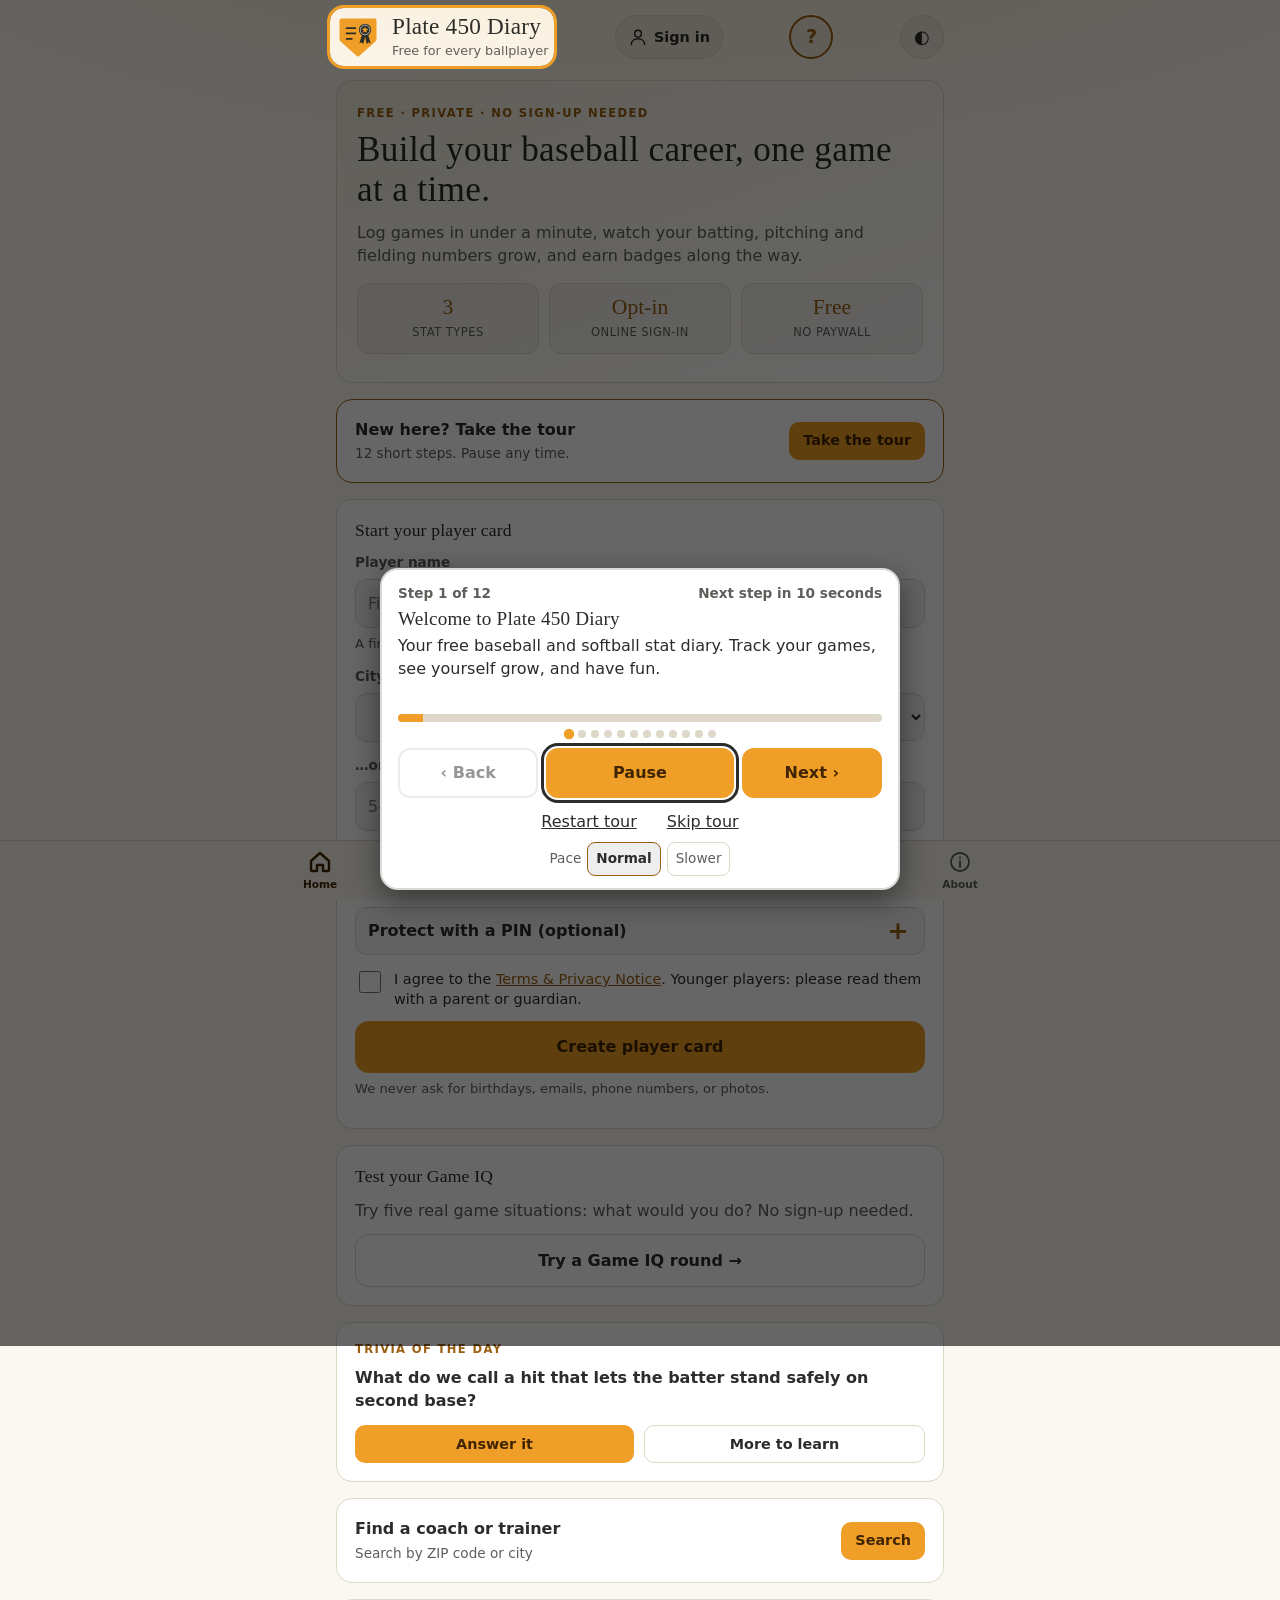
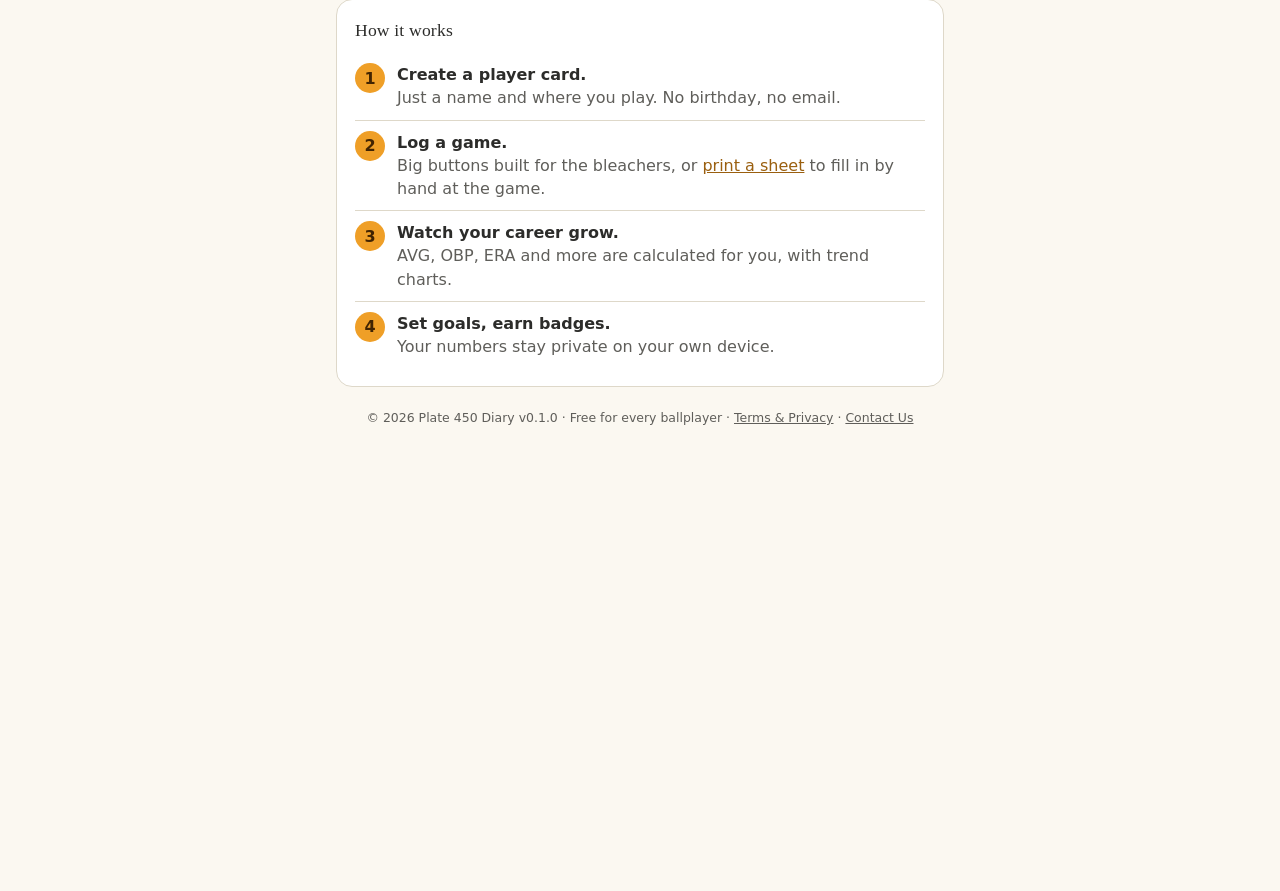
<file: index.html>
<!DOCTYPE html>
<html lang="en">
<head>
  <meta charset="utf-8">
  <meta name="viewport" content="width=device-width, initial-scale=1, viewport-fit=cover">
  <title>Plate 450 Diary – A free career diary for every ballplayer</title>
  <meta name="description" content="Log games, track batting, pitching and fielding stats, set goals and earn badges. Free, private, and no birthdays or emails collected.">
  <meta name="theme-color" content="#1A1A18">
  <script>try{var _t=localStorage.getItem('dugoutDiary.theme');if(_t==='light'||_t==='dark')document.documentElement.setAttribute('data-theme',_t)}catch(e){}</script>
  <meta property="og:title" content="Plate 450 Diary - a free career diary for every ballplayer">
  <meta property="og:description" content="Log games, track your stats, earn badges, and share your player card. Free, private, no sign-up.">
  <meta property="og:type" content="website">
  <meta name="twitter:card" content="summary">
  <meta name="apple-mobile-web-app-capable" content="yes">
  <meta name="mobile-web-app-capable" content="yes">
  <meta name="apple-mobile-web-app-status-bar-style" content="black-translucent">
  <meta name="apple-mobile-web-app-title" content="Plate 450 Diary">
  <link rel="manifest" href="manifest.webmanifest">
  <link rel="icon" href="icon.svg" type="image/svg+xml">
  <link rel="icon" href="favicon-32.png" sizes="32x32" type="image/png">
  <link rel="apple-touch-icon" href="apple-touch-icon.png">
  <link rel="stylesheet" href="css/style.css">
</head>
<body>
  <a class="skip" href="#main">Skip to content</a>

  <header class="top" id="top">
    <div class="top-row">
      <a class="brand" href="#home" aria-label="Plate 450 Diary, home">
        <img class="logo" src="brand/diary-mark.svg" width="44" height="44" alt="">
        <span class="brand-text"><span class="h1" role="heading" aria-level="1"><span class="nw">Plate 450</span> Diary</span><span class="tag">Free for every ballplayer</span></span>
      </a>
      <button class="who" id="who" data-action="open-players" hidden></button>
      <button class="acct-btn" id="acct" data-action="acct" type="button" hidden aria-label="Parent or guardian sign-in"><svg viewBox="0 0 24 24" aria-hidden="true"><circle cx="12" cy="8" r="4"/><path d="M4 21c0-4.4 3.6-7 8-7s8 2.6 8 7"/></svg><span class="lbl">Sign in</span></button>
      <button class="tour-btn" id="tourbtn" data-action="tour-start" type="button" aria-label="Take the guided tour">?</button>
      <button class="theme-btn" id="theme-btn" data-action="theme-cycle" type="button" aria-label="Switch between light and dark mode"></button>
    </div>
    <div class="progress dual" id="progress" hidden>
      <div class="pcol">
        <div class="bar" id="bar-b" role="progressbar" aria-valuemin="0" aria-valuemax="100" aria-valuenow="0" aria-label="Badges earned"><span id="bar-fill"></span></div>
        <p id="bar-text">0 of 14 badges</p>
      </div>
      <div class="pcol">
        <div class="bar goals" id="bar-g" role="progressbar" aria-valuemin="0" aria-valuemax="100" aria-valuenow="0" aria-label="Goals reached"><span id="goal-fill"></span></div>
        <p id="goal-text"><a href="#goals">Set a goal</a></p>
      </div>
    </div>
  </header>

  <div id="banner"></div>
  <main id="main" tabindex="-1"></main>

  <nav class="tabs" aria-label="Main">
    <a href="#home" data-tab="home"><svg viewBox="0 0 24 24" aria-hidden="true"><path d="M3 11l9-8 9 8v9a1 1 0 0 1-1 1h-5v-6H9v6H4a1 1 0 0 1-1-1z"/></svg><span>Home</span></a>
    <a href="#log" data-tab="log"><svg viewBox="0 0 24 24" aria-hidden="true"><circle cx="12" cy="12" r="9"/><path d="M12 8v8M8 12h8"/></svg><span>Log</span></a>
    <a href="#career" data-tab="career"><svg viewBox="0 0 24 24" aria-hidden="true"><path d="M4 20V10M10 20V4M16 20v-7M22 20H2"/></svg><span>Career</span></a>
    <a href="#goals" data-tab="goals"><svg viewBox="0 0 24 24" aria-hidden="true"><circle cx="12" cy="12" r="9"/><circle cx="12" cy="12" r="5"/><circle cx="12" cy="12" r="1.5"/></svg><span>Goals</span></a>
    <a href="#learn" data-tab="learn"><svg viewBox="0 0 24 24" aria-hidden="true"><path d="M4 5.5C6.5 4 9.5 4 12 5.5c2.5-1.5 5.5-1.5 8 0V19c-2.5-1.5-5.5-1.5-8 0-2.5-1.5-5.5-1.5-8 0z"/><path d="M12 5.5V19"/></svg><span>Learn</span></a>
    <a href="#about" data-tab="about"><svg viewBox="0 0 24 24" aria-hidden="true"><circle cx="12" cy="12" r="9"/><path d="M12 11v6M12 7.5v.5"/></svg><span>About</span></a>
  </nav>

  <div id="modal-root"></div>

  <noscript><p style="padding:24px;color:#f4f1e8">Plate 450 Diary needs JavaScript to run. Nothing is sent anywhere – your stats stay in your browser.</p></noscript>

  <script src="js/stats.js"></script>
  <script src="js/qr.js"></script>
  <script src="js/matchcore.js"></script>
  <script src="js/sim.js"></script>
  <script src="content/content.js"></script>
  <script src="js/review.js"></script>
  <script src="js/content.js"></script>
  <script src="js/brand.js"></script>
  <script src="js/app.js"></script>
  <script src="js/learn.js"></script>
  <script src="js/plan.js"></script>
  <script src="js/matchup.js"></script>
  <script src="js/tour.js"></script>
  <script src="js/cloud-config.js"></script>
  <script src="js/cloud.js"></script>
</body>
</html>
</file>
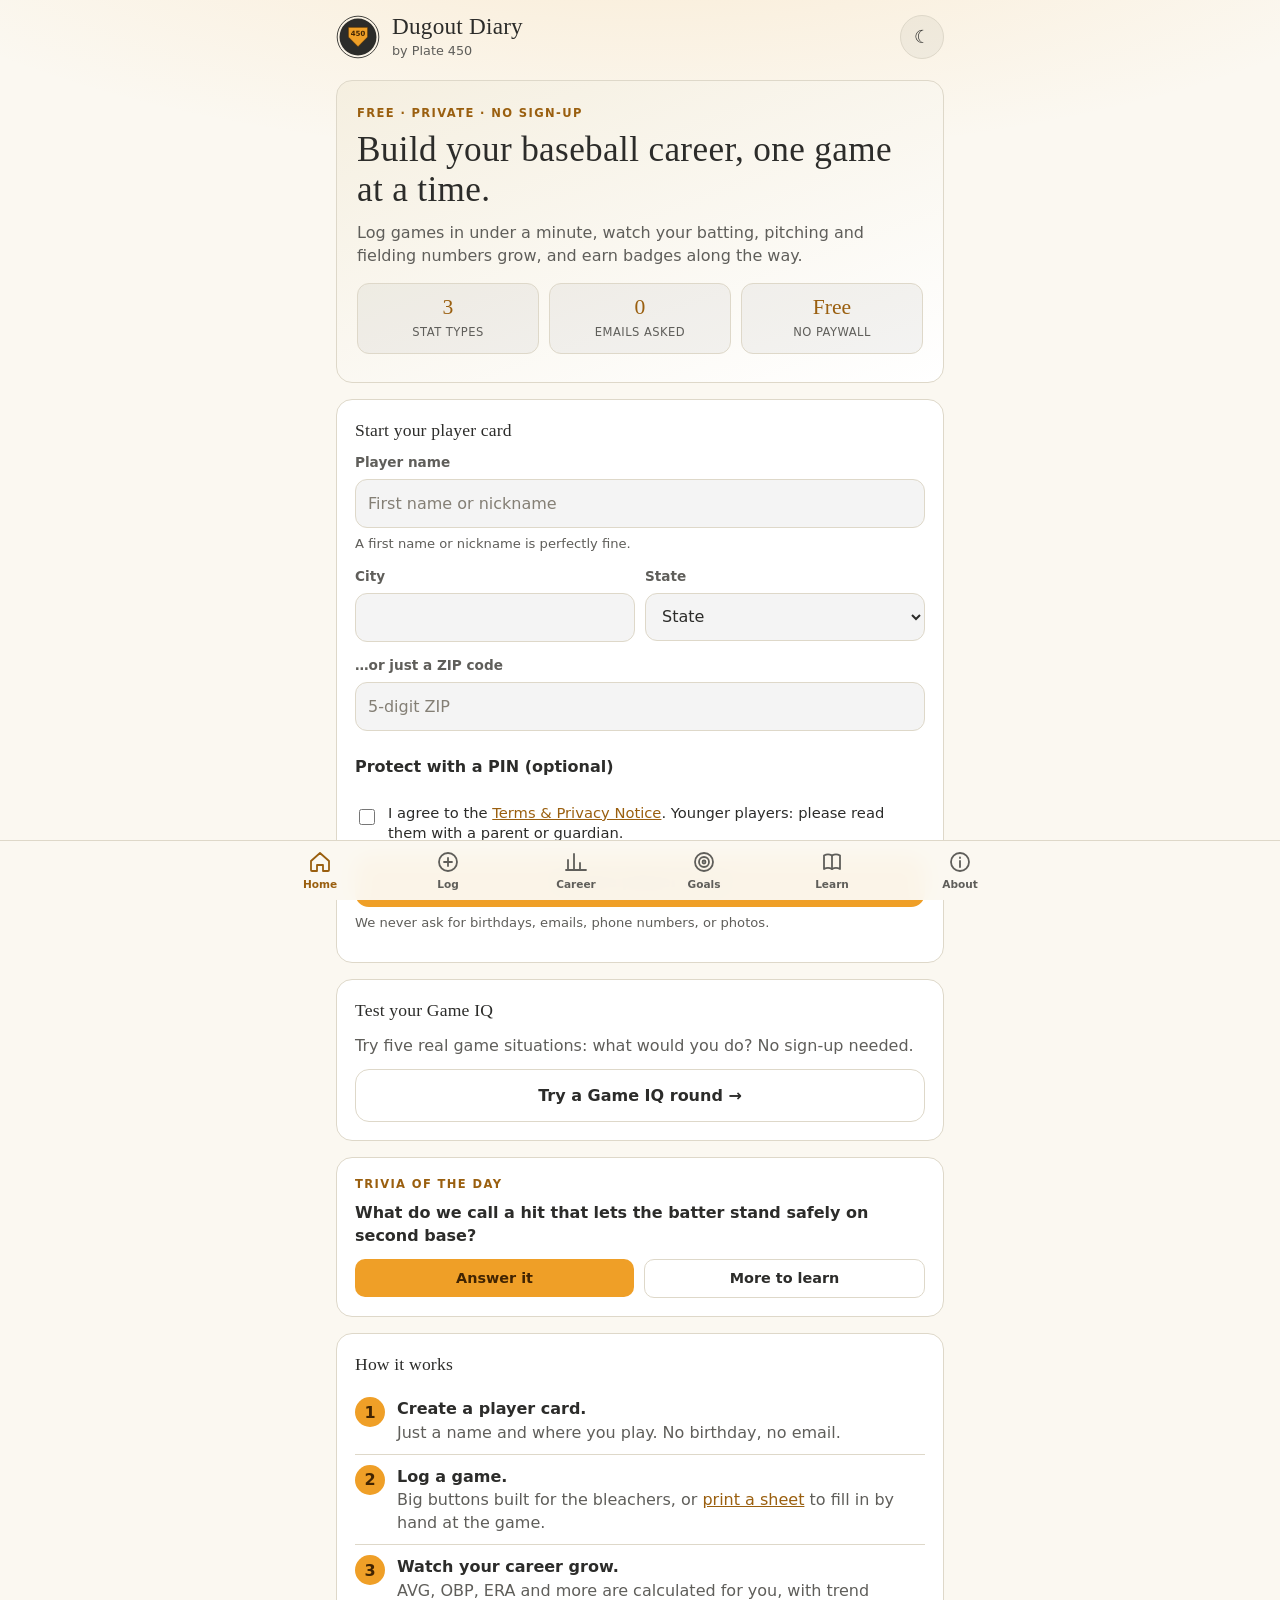
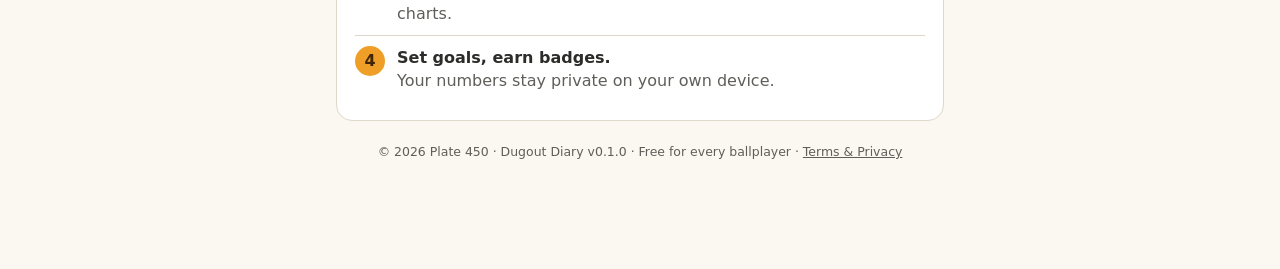
<file: dugout-diary/index.html>
<!DOCTYPE html>
<html lang="en">
<head>
  <meta charset="utf-8">
  <meta name="viewport" content="width=device-width, initial-scale=1, viewport-fit=cover">
  <title>Dugout Diary by Plate 450 – A free career diary for young ballplayers</title>
  <meta name="description" content="Log games, track batting, pitching and fielding stats, set goals and earn badges. Free, private, and no birthdays or emails collected.">
  <meta name="theme-color" content="#1A1A18">
  <script>try{var _t=localStorage.getItem('dugoutDiary.theme');if(_t==='light'||_t==='dark')document.documentElement.setAttribute('data-theme',_t)}catch(e){}</script>
  <meta property="og:title" content="Dugout Diary - a free career diary for young ballplayers">
  <meta property="og:description" content="Log games, track your stats, earn badges, and share your player card. Free, private, no sign-up.">
  <meta property="og:type" content="website">
  <meta name="twitter:card" content="summary">
  <meta name="apple-mobile-web-app-capable" content="yes">
  <meta name="mobile-web-app-capable" content="yes">
  <meta name="apple-mobile-web-app-status-bar-style" content="black-translucent">
  <meta name="apple-mobile-web-app-title" content="Dugout Diary">
  <link rel="manifest" href="manifest.webmanifest">
  <link rel="icon" href="icon.svg" type="image/svg+xml">
  <link rel="icon" href="favicon-32.png" sizes="32x32" type="image/png">
  <link rel="apple-touch-icon" href="apple-touch-icon.png">
  <link rel="stylesheet" href="css/style.css">
</head>
<body>
  <a class="skip" href="#main">Skip to content</a>

  <header class="top" id="top">
    <div class="top-row">
      <a class="brand" href="#home" aria-label="Dugout Diary by Plate 450, home">
        <img class="logo logo-light" src="brand/plate450-mark.svg" width="44" height="44" alt="">
        <img class="logo logo-dark" src="brand/plate450-mark-dark.svg" width="44" height="44" alt="">
        <span class="brand-text"><span class="h1" role="heading" aria-level="1">Dugout Diary</span><span class="tag">by Plate 450</span></span>
      </a>
      <button class="who" id="who" data-action="open-players" hidden></button>
      <button class="theme-btn" id="theme-btn" data-action="theme-cycle" type="button" aria-label="Switch between light and dark mode"></button>
    </div>
    <div class="progress" id="progress" hidden>
      <div class="bar" role="progressbar" aria-valuemin="0" aria-valuemax="100" aria-valuenow="0" aria-label="Badges earned"><span id="bar-fill"></span></div>
      <p id="bar-text">0 of 14 badges</p>
    </div>
  </header>

  <div id="banner"></div>
  <main id="main" tabindex="-1"></main>

  <nav class="tabs" aria-label="Main">
    <a href="#home" data-tab="home"><svg viewBox="0 0 24 24" aria-hidden="true"><path d="M3 11l9-8 9 8v9a1 1 0 0 1-1 1h-5v-6H9v6H4a1 1 0 0 1-1-1z"/></svg><span>Home</span></a>
    <a href="#log" data-tab="log"><svg viewBox="0 0 24 24" aria-hidden="true"><circle cx="12" cy="12" r="9"/><path d="M12 8v8M8 12h8"/></svg><span>Log</span></a>
    <a href="#career" data-tab="career"><svg viewBox="0 0 24 24" aria-hidden="true"><path d="M4 20V10M10 20V4M16 20v-7M22 20H2"/></svg><span>Career</span></a>
    <a href="#goals" data-tab="goals"><svg viewBox="0 0 24 24" aria-hidden="true"><circle cx="12" cy="12" r="9"/><circle cx="12" cy="12" r="5"/><circle cx="12" cy="12" r="1.5"/></svg><span>Goals</span></a>
    <a href="#learn" data-tab="learn"><svg viewBox="0 0 24 24" aria-hidden="true"><path d="M4 5.5C6.5 4 9.5 4 12 5.5c2.5-1.5 5.5-1.5 8 0V19c-2.5-1.5-5.5-1.5-8 0-2.5-1.5-5.5-1.5-8 0z"/><path d="M12 5.5V19"/></svg><span>Learn</span></a>
    <a href="#about" data-tab="about"><svg viewBox="0 0 24 24" aria-hidden="true"><circle cx="12" cy="12" r="9"/><path d="M12 11v6M12 7.5v.5"/></svg><span>About</span></a>
  </nav>

  <div id="modal-root"></div>

  <noscript><p style="padding:24px;color:#f4f1e8">Dugout Diary needs JavaScript to run. Nothing is sent anywhere – your stats stay in your browser.</p></noscript>

  <script src="js/stats.js"></script>
  <script src="js/sim.js"></script>
  <script src="content/content.js"></script>
  <script src="js/content.js"></script>
  <script src="js/brand.js"></script>
  <script src="js/app.js"></script>
  <script src="js/learn.js"></script>
  <script src="js/studio.js"></script>
</body>
</html>
</file>
<file: css/style.css>
:root {
  --bg: #121210;
  --card: #2c2c2a;
  --card2: #3a3a37;
  --line: #6a675f;
  --chalk: #f5efe0;
  --muted: #ada99e;
  --faint: #86827a;
  --clay: #ef9f27;
  --clay-ink: #412402;
  --gold: #ef9f27;
  --gold-bg: #ef9f27;
  --good: #a3c464;
  --bad: #e88d85;
  --ov: rgba(0, 0, 0, 0.34);
  --ov2: rgba(0, 0, 0, 0.45);
  --navbg: rgba(18, 18, 16, 0.97);
  --tint: rgba(245, 239, 224, 0.1);
  --line2: #78756c;
  --err-ink: #f6c3be;
  --warn-ink: #f6dca4;
  --on-good: #1a1a18;
  color-scheme: dark;
  --radius: 16px;
  --display: Rockwell, "Rockwell Nova", "Roboto Slab", "Arvo", Georgia, "Times New Roman", serif;
  --body: system-ui, -apple-system, "Segoe UI", Roboto, Helvetica, Arial, sans-serif;
}
:root[data-theme=light] {
  --bg: #fbf8f1;
  --card: #ffffff;
  --card2: #f5efe0;
  --line: #ded8c9;
  --chalk: #2c2c2a;
  --muted: #5f5e5a;
  --faint: #847f75;
  --clay: #ef9f27;
  --clay-ink: #412402;
  --gold: #9a5f0f;
  --gold-bg: #ef9f27;
  --good: #5f7a2b;
  --bad: #b3322a;
  --ov: rgba(44, 44, 42, 0.05);
  --ov2: rgba(44, 44, 42, 0.09);
  --navbg: rgba(251, 248, 241, 0.96);
  --tint: rgba(44, 44, 42, 0.08);
  --line2: rgba(44, 44, 42, 0.18);
  --err-ink: #7a1d14;
  --warn-ink: #5c3d00;
  --on-good: #ffffff;
  color-scheme: light;
}
@media (prefers-color-scheme: light) {
  :root:not([data-theme=dark]) {
    --bg: #fbf8f1;
    --card: #ffffff;
    --card2: #f5efe0;
    --line: #ded8c9;
    --chalk: #2c2c2a;
    --muted: #5f5e5a;
    --faint: #847f75;
    --clay: #ef9f27;
    --clay-ink: #412402;
    --gold: #9a5f0f;
    --gold-bg: #ef9f27;
    --good: #5f7a2b;
    --bad: #b3322a;
    --ov: rgba(44, 44, 42, 0.05);
    --ov2: rgba(44, 44, 42, 0.09);
    --navbg: rgba(251, 248, 241, 0.96);
    --tint: rgba(44, 44, 42, 0.08);
    --line2: rgba(44, 44, 42, 0.18);
    --err-ink: #7a1d14;
    --warn-ink: #5c3d00;
    --on-good: #ffffff;
    color-scheme: light;
  }
}
.acct-btn { position: relative; background: var(--ov); border: 1px solid var(--line); color: var(--chalk); height: 44px; min-width: 44px; padding: 0 12px; border-radius: 999px; font: inherit; font-size: 0.9rem; font-weight: 600; cursor: pointer; flex: none; display: inline-flex; align-items: center; justify-content: center; gap: 6px; }
.acct-btn svg { width: 20px; height: 20px; fill: none; stroke: currentColor; stroke-width: 1.8; stroke-linecap: round; flex: none; }
.acct-btn .lbl { display: none; }
@media (min-width: 560px) { .acct-btn .lbl { display: inline; } }
.acct-btn[data-state=in]::after, .acct-btn[data-state=warn]::after { content: ''; position: absolute; top: 6px; right: 6px; width: 10px; height: 10px; border-radius: 50%; background: #2e9e5b; border: 2px solid var(--bg, #fff); }
.acct-btn[data-state=warn]::after { background: #e0a100; }
.nw { white-space: nowrap; }
@media (max-width: 420px) { .top-row { gap: 8px; } .brand { gap: 8px; } .brand .logo { width: 36px; height: 36px; } .brand .tag { display: none; } .brand .h1 { font-size: 1.05rem; } .who { max-width: 28%; padding: 8px 10px; font-size: 0.85rem; } .theme-btn, .acct-btn, .tour-btn { width: 40px; height: 40px; min-width: 40px; padding: 0; } }
.theme-btn { background: var(--ov); border: 1px solid var(--line); color: var(--chalk); width: 44px; height: 44px; border-radius: 50%; font-size: 1.15rem; cursor: pointer; flex: none; display: grid; place-items: center; }
html[data-theme=light] body, :root:not([data-theme=dark]) body { }

* { box-sizing: border-box; }
html { -webkit-text-size-adjust: 100%; }
body {
  margin: 0;
  background: var(--bg);
  color: var(--chalk);
  font-family: var(--body);
  font-size: 16px;
  line-height: 1.45;
  padding-bottom: calc(84px + env(safe-area-inset-bottom));
  background-image: radial-gradient(1200px 400px at 50% -120px, rgba(239, 159, 39, 0.14), transparent 70%);
  background-repeat: no-repeat;
}
h1, h2, h3 { font-family: var(--display); font-weight: 400; letter-spacing: 0.01em; margin: 0; }
h2 { font-size: 1.5rem; line-height: 1.15; }
h3 { font-size: 1.1rem; }
p { margin: 0 0 12px; }
a { color: var(--gold); }
.muted { color: var(--muted); }
.small { font-size: 0.85rem; }
.skip { position: absolute; left: -999px; top: 8px; background: var(--gold-bg); color: #000; padding: 8px 12px; border-radius: 8px; z-index: 100; }
.skip:focus { left: 8px; }
:focus-visible { outline: 3px solid var(--gold); outline-offset: 2px; }
[hidden] { display: none !important; }

/* Header */
.top, main, #banner { max-width: 640px; margin: 0 auto; padding-left: 16px; padding-right: 16px; }
.top { padding-top: calc(14px + env(safe-area-inset-top)); padding-bottom: 6px; }
.top-row { display: flex; align-items: center; justify-content: space-between; gap: 12px; }
.brand { display: flex; align-items: center; gap: 12px; text-decoration: none; color: inherit; min-width: 0; }
.brand .logo { width: 44px; height: 44px; flex: none; }
.brand .logo-light { display: none; }
.brand-text { display: grid; min-width: 0; }
.brand .h1 { font-family: var(--display); font-size: 1.45rem; line-height: 1.1; letter-spacing: 0.01em; }
html[data-theme=light] .brand .logo-light { display: block; } html[data-theme=light] .brand .logo-dark { display: none; }
@media (prefers-color-scheme: light) { :root:not([data-theme=dark]) .brand .logo-light { display: block; } :root:not([data-theme=dark]) .brand .logo-dark { display: none; } }
.tag { color: var(--muted); font-size: 0.8rem; margin: 2px 0 0; }
.who {
  background: var(--card); color: var(--chalk); border: 1px solid var(--line);
  border-radius: 999px; padding: 8px 14px; font: inherit; font-size: 0.9rem; font-weight: 600;
  max-width: 38%; white-space: nowrap; overflow: hidden; text-overflow: ellipsis; cursor: pointer;
}
.progress { margin-top: 10px; }
.bar { height: 8px; border-radius: 999px; background: var(--card); overflow: hidden; border: 1px solid var(--line); }
.bar span { display: block; height: 100%; width: 0; background: var(--gold-bg); transition: width 0.4s; }
.progress p { font-size: 0.8rem; color: var(--muted); margin: 6px 0 0; }

main { padding-top: 14px; outline: none; }
#banner:empty { display: none; }
.notice {
  background: rgba(239, 159, 39, 0.12); border: 1px solid rgba(239, 159, 39, 0.45);
  border-radius: 12px; padding: 10px 14px; font-size: 0.9rem; margin-top: 10px;
}

/* Cards and layout */
.card {
  background: var(--card); border: 1px solid var(--line); border-radius: var(--radius);
  padding: 18px; margin-bottom: 16px;
}
.card h3 { margin-bottom: 10px; }
.hero { padding: 24px 20px; background: linear-gradient(160deg, var(--card2), var(--card)); }
.hero h2 { font-size: 1.9rem; margin-bottom: 10px; }
.eyebrow { text-transform: uppercase; letter-spacing: 0.12em; font-size: 0.72rem; color: var(--gold); font-weight: 700; margin-bottom: 8px; }
.row { display: flex; gap: 10px; align-items: center; }
.row.wrap { flex-wrap: wrap; }
.grow { flex: 1; }
.between { justify-content: space-between; }
.stack > * + * { margin-top: 12px; }

/* Stat blocks */
.stats { display: grid; grid-template-columns: repeat(3, 1fr); gap: 10px; margin: 16px 0 4px; }
.stats.four { grid-template-columns: repeat(4, 1fr); }
.stat { background: var(--ov); border: 1px solid var(--line); border-radius: 12px; padding: 12px 6px; text-align: center; min-width: 0; }
.stat b { display: block; font-family: var(--display); font-size: 1.35rem; font-weight: 400; color: var(--gold); line-height: 1.1; }
.stat span { display: block; font-size: 0.72rem; color: var(--muted); margin-top: 4px; text-transform: uppercase; letter-spacing: 0.04em; }

/* Steps */
.steps { list-style: none; margin: 0; padding: 0; counter-reset: s; }
.steps li { counter-increment: s; display: flex; gap: 12px; padding: 10px 0; border-top: 1px solid var(--line); }
.steps li:first-child { border-top: 0; }
.steps li::before {
  content: counter(s); flex: none; width: 30px; height: 30px; border-radius: 50%;
  background: var(--clay); color: var(--clay-ink); font-weight: 800; display: grid; place-items: center;
}

/* Buttons */
.btn {
  appearance: none; border: 0; cursor: pointer; font: inherit; font-weight: 800;
  background: var(--clay); color: var(--clay-ink); padding: 14px 20px; border-radius: 14px;
  min-height: 48px; text-decoration: none; display: inline-flex; align-items: center; justify-content: center; gap: 8px;
}
.btn:active { transform: translateY(1px); }
.btn.block { display: flex; width: 100%; }
.btn.ghost { background: transparent; color: var(--chalk); border: 1px solid var(--line); font-weight: 700; }
.btn.danger { background: transparent; color: var(--bad); border: 1px solid rgba(255, 139, 125, 0.5); }
.btn.small { min-height: 38px; padding: 8px 14px; font-size: 0.9rem; border-radius: 10px; }
.link { background: none; border: 0; color: var(--gold); font: inherit; text-decoration: underline; cursor: pointer; padding: 6px 2px; }

/* Forms */
label { display: block; font-size: 0.85rem; font-weight: 700; color: var(--muted); margin-bottom: 6px; }
input[type=text], input[type=search], input[type=date], input[type=number], select, textarea {
  width: 100%; font: inherit; font-size: 16px; color: var(--chalk);
  background: var(--ov); border: 1px solid var(--line); border-radius: 12px; padding: 12px; min-height: 48px;
}
select option { color: #000; }
input::placeholder { color: var(--faint); }
.field { margin-bottom: 14px; }
.grid2 { display: grid; grid-template-columns: 1fr 1fr; gap: 10px; }
.hint { font-size: 0.82rem; color: var(--muted); margin-top: 6px; }
.error { background: rgba(255, 139, 125, 0.12); border: 1px solid rgba(255, 139, 125, 0.5); color: var(--err-ink); border-radius: 12px; padding: 10px 14px; margin-bottom: 14px; font-size: 0.92rem; }
.error ul { margin: 0; padding-left: 18px; }

/* Segmented control */
.seg { display: flex; background: var(--ov2); border: 1px solid var(--line); border-radius: 12px; padding: 4px; gap: 4px; margin-bottom: 14px; }
.seg button { flex: 1; font: inherit; font-weight: 700; border: 0; background: transparent; color: var(--muted); padding: 10px 6px; border-radius: 9px; cursor: pointer; min-height: 44px; }
.seg button[aria-pressed=true] { background: var(--card2); color: var(--gold); box-shadow: inset 0 0 0 1px var(--line); }

/* Steppers */
.steppers { display: grid; grid-template-columns: 1fr 1fr; gap: 10px; }
.stepper { background: var(--ov); border: 1px solid var(--line); border-radius: 14px; padding: 10px; }
.stepper label { margin: 0 0 6px; text-align: center; }
.stepper .ctl { display: grid; grid-template-columns: 1fr 46px; grid-template-rows: 25px 25px; gap: 2px 6px; align-items: stretch; }
.stepper button { height: 25px; padding: 0; border: 0; border-radius: 8px; background: var(--card2); color: var(--chalk); font-size: 13px; font-weight: 700; cursor: pointer; line-height: 1; }
.stepper button[data-d="1"] { grid-column: 2; grid-row: 1; }
.stepper button[data-d="-1"] { grid-column: 2; grid-row: 2; }
.stepper button:active { background: var(--clay); color: var(--clay-ink); }
.stepper input { grid-column: 1; grid-row: 1 / 3; width: 100%; height: 52px; text-align: center; font-weight: 800; font-size: 1.7rem; padding: 6px; min-height: 52px; -moz-appearance: textfield; }
.stepper input::-webkit-outer-spin-button, .stepper input::-webkit-inner-spin-button { -webkit-appearance: none; margin: 0; }
.stepper.wide { grid-column: 1 / -1; }

/* Stat tiles and tables */
.tiles { display: grid; grid-template-columns: repeat(3, 1fr); gap: 8px; }
.tile { background: var(--ov); border: 1px solid var(--line); border-radius: 12px; padding: 10px 4px; text-align: center; min-width: 0; }
.tile b { display: block; font-family: var(--display); font-weight: 400; font-size: 1.2rem; }
.tile.hl b { color: var(--gold); }
.tile span { font-size: 0.7rem; color: var(--muted); text-transform: uppercase; letter-spacing: 0.05em; }
.scroll { overflow-x: auto; -webkit-overflow-scrolling: touch; margin: 0 -4px; padding: 0 4px; }
table { border-collapse: collapse; width: 100%; font-size: 0.88rem; font-variant-numeric: tabular-nums; }
th, td { padding: 8px 8px; text-align: right; white-space: nowrap; border-bottom: 1px solid var(--line); }
th:first-child, td:first-child { text-align: left; position: sticky; left: 0; background: var(--card); }
th { color: var(--muted); font-size: 0.72rem; text-transform: uppercase; letter-spacing: 0.05em; }
.level { display: inline-block; font-size: 0.7rem; background: var(--card2); border: 1px solid var(--line); color: var(--gold); padding: 1px 8px; border-radius: 999px; margin-left: 6px; font-weight: 700; }

/* Chart */
.chart-wrap svg { width: 100%; height: auto; display: block; }
.chart-wrap .grid { stroke: var(--line); stroke-width: 1; }
.chart-wrap .line { fill: none; stroke: var(--gold); stroke-width: 2.5; stroke-linejoin: round; stroke-linecap: round; }
.chart-wrap .dot { fill: var(--clay); }
.chart-wrap text { fill: var(--muted); font-size: 10px; font-family: var(--body); }

/* Path timeline */
.path { list-style: none; margin: 0; padding: 0 0 0 14px; border-left: 2px solid var(--line); }
.path li { position: relative; padding: 0 0 14px 16px; }
.path li::before { content: ""; position: absolute; left: -22px; top: 5px; width: 12px; height: 12px; border-radius: 50%; background: var(--clay); border: 2px solid var(--bg); }
.path li:last-child { padding-bottom: 0; }
.path b { display: block; }

/* Game list */
.games { list-style: none; margin: 0; padding: 0; }
.games li { padding: 12px 0; border-top: 1px solid var(--line); }
.games li:first-child { border-top: 0; }
.games .meta { font-size: 0.82rem; color: var(--muted); }
.games .line { font-weight: 700; }
.pill { display: inline-block; font-size: 0.72rem; font-weight: 800; padding: 1px 8px; border-radius: 999px; margin-right: 6px; background: var(--card2); }
.pill.W { color: var(--good); } .pill.L { color: var(--bad); } .pill.T { color: var(--gold); }

/* Badges */
.badges { display: grid; grid-template-columns: repeat(2, 1fr); gap: 10px; }
.badge { background: var(--ov); border: 1px solid var(--line); border-radius: 14px; padding: 12px; display: flex; gap: 10px; align-items: flex-start; }
.badge .ic { font-size: 1.7rem; line-height: 1; filter: grayscale(1); opacity: 0.4; }
.badge.on { border-color: rgba(239, 159, 39, 0.6); background: rgba(239, 159, 39, 0.08); }
.badge.on .ic { filter: none; opacity: 1; }
.badge b { display: block; font-size: 0.92rem; }
.badge span { display: block; font-size: 0.78rem; color: var(--muted); }

/* Goals */
.goal { padding: 12px 0; border-top: 1px solid var(--line); }
.goal:first-child { border-top: 0; }
.goal .meter { height: 8px; border-radius: 999px; background: var(--ov2); overflow: hidden; margin: 8px 0 4px; }
.goal .meter span { display: block; height: 100%; background: var(--clay); }
.goal.met .meter span { background: var(--good); }

/* Bottom tabs */
.tabs {
  position: fixed; left: 0; right: 0; bottom: 0; z-index: 20; display: flex; justify-content: center;
  background: var(--navbg); backdrop-filter: blur(10px); border-top: 1px solid var(--line);
  padding-bottom: env(safe-area-inset-bottom);
}
.tabs a {
  flex: 1; max-width: 128px; text-decoration: none; color: var(--muted); display: flex; flex-direction: column; align-items: center;
  gap: 3px; padding: 9px 4px 8px; font-size: 0.7rem; font-weight: 700; min-height: 56px;
}
.tabs svg { width: 24px; height: 24px; fill: none; stroke: currentColor; stroke-width: 1.8; stroke-linecap: round; stroke-linejoin: round; }
.tabs a[aria-current=page] { color: var(--gold); }

/* Modal */
.modal-bg { position: fixed; inset: 0; background: rgba(0, 0, 0, 0.7); z-index: 50; display: grid; place-items: center; padding: 16px; overflow-y: auto; }
.modal { background: var(--card); border: 1px solid var(--line); border-radius: 20px; padding: 22px; width: 100%; max-width: 440px; max-height: 92vh; overflow-y: auto; }
.modal h3 { font-size: 1.3rem; margin-bottom: 10px; }
.modal .actions { display: flex; gap: 10px; margin-top: 16px; flex-wrap: wrap; }
.modal .actions .btn { flex: 1; }
.celebrate { text-align: center; font-size: 2.6rem; margin-bottom: 4px; }
.earned { background: rgba(239, 159, 39, 0.1); border: 1px solid rgba(239, 159, 39, 0.5); border-radius: 12px; padding: 10px 12px; margin-top: 10px; font-weight: 700; }
textarea.copybox { min-height: 120px; resize: vertical; }

.footer { text-align: center; color: var(--muted); font-size: 0.78rem; padding: 6px 0 12px; }
.empty { text-align: center; padding: 26px 10px; color: var(--muted); }
.empty .big { font-size: 2.2rem; }

@media (min-width: 560px) {
  .hero h2 { font-size: 2.2rem; }
  .tiles { grid-template-columns: repeat(4, 1fr); }
  .badges { grid-template-columns: repeat(3, 1fr); }
}
@media (prefers-reduced-motion: reduce) { * { transition: none !important; } }

/* Share cards */
.share-canvas { width: 100%; height: auto; border-radius: 14px; border: 1px solid var(--line); margin: 4px 0 14px; display: block; background: #1a1a18; }
.check { display: flex; gap: 10px; align-items: center; font-size: 0.92rem; color: var(--chalk); font-weight: 600; margin-bottom: 12px; }
.check input { width: 22px; height: 22px; accent-color: var(--clay); }
.chips { display: flex; flex-wrap: wrap; gap: 8px; margin-top: 14px; }
.chip { background: var(--ov); border: 1px solid var(--line); border-radius: 999px; padding: 4px 12px; font-size: 0.85rem; }

/* ===== Printable sheets ===== */
@page land { size: landscape; margin: 0.5in; }
.tips { padding-left: 18px; margin: 12px 0 8px; }
.sheets { margin: 0 auto; width: max-content; max-width: none; }
.paper {
  background: #fff; color: #111; width: 7.5in; margin: 0 0 18px; padding: 0.3in; border-radius: 6px;
  font: 12px/1.25 system-ui, -apple-system, "Segoe UI", Roboto, Arial, sans-serif; box-shadow: 0 4px 24px rgba(0, 0, 0, 0.45);
}
.paper.land { width: 10in; page: land; }
.ps-head { display: flex; align-items: flex-end; gap: 18px; border-bottom: 3px solid #111; padding-bottom: 6px; margin-bottom: 8px; }
.ps-title { font-weight: 900; font-size: 19px; letter-spacing: 0.04em; white-space: nowrap; }
.ps-title small { display: block; font-size: 10px; letter-spacing: 0.14em; font-weight: 700; color: #444; }
.ps-grow { flex: 1; }
.ps-f > span { display: block; font-size: 8.5px; font-weight: 800; letter-spacing: 0.08em; text-transform: uppercase; color: #444; }
.ps-line { border-bottom: 1.5px solid #111; min-height: 0.3in; font-size: 14px; font-weight: 700; padding: 3px 4px 0; display: flex; align-items: flex-end; }
.ps-info { display: grid; grid-template-columns: repeat(3, 1fr); gap: 6px 14px; margin-bottom: 6px; }
.ps-info.four { grid-template-columns: repeat(4, 1fr); }
.ps-h { font: 900 12px/1 system-ui, sans-serif; letter-spacing: 0.1em; margin: 9px 0 5px; padding: 3px 6px; background: #111; color: #fff; border-radius: 3px; }
.ps-h small { font-weight: 500; letter-spacing: 0; font-size: 9.5px; margin-left: 8px; opacity: 0.9; }
.ps-ab { display: flex; align-items: center; gap: 8px; height: 0.37in; border-bottom: 1px solid #999; }
.ps-n { width: 0.26in; height: 0.26in; border: 1.5px solid #111; border-radius: 50%; display: grid; place-items: center; font-weight: 800; font-size: 11px; flex: none; }
.ps-in { width: 0.5in; height: 0.27in; border: 1.5px solid #111; border-radius: 4px; position: relative; flex: none; }
.ps-in em { position: absolute; top: -7px; left: 4px; background: #fff; padding: 0 2px; font: 700 8px/1 system-ui, sans-serif; font-style: normal; color: #444; }
.ps-opts { display: flex; gap: 5px; flex-wrap: nowrap; flex: 1; align-items: center; }
.ps-opts i { font-style: normal; font-weight: 800; font-size: 10.5px; border: 1.5px solid #111; border-radius: 999px; min-width: 0.33in; padding: 2px 5px; text-align: center; }
.ps-line .ps-opts { padding-bottom: 3px; }
.ps-sub { font: 800 9px/1 system-ui, sans-serif; text-transform: uppercase; letter-spacing: 0.08em; color: #444; margin: 8px 0 3px; }
.ps-boxes { display: flex; gap: 5px; }
.ps-bw { flex: 1; min-width: 0; }
.ps-box { border: 2px solid #111; border-radius: 6px; height: 0.52in; }
.ps-lab { text-align: center; line-height: 1.1; margin-top: 2px; }
.ps-lab b { display: block; font-size: 11px; }
.ps-lab span { display: block; font-size: 7px; color: #444; white-space: nowrap; overflow: hidden; }
.ps-row { display: flex; gap: 12px; align-items: flex-end; }
.ps-narrow { width: 3.6in; flex: none; }
.ps-note { font-size: 9px; color: #333; margin: 5px 0 0; }
.ps-lines div { border-bottom: 1px solid #777; height: 0.3in; }
.ps-foot { margin-top: 8px; padding-top: 5px; border-top: 1px dashed #777; font-size: 8.5px; color: #333; text-align: center; }
.ps-grid { width: 100%; border-collapse: collapse; table-layout: fixed; margin-top: 4px; }
.ps-grid th, .ps-grid td { border: 1.5px solid #111; height: 0.36in; text-align: center; padding: 0; background: #fff; position: static; white-space: normal; color: #111; }
.ps-grid thead th { background: #111; color: #fff; font-size: 10px; height: 0.3in; letter-spacing: 0.04em; }
.ps-grid th:first-child { width: 0.3in; background: #eee; color: #111; font-size: 10px; }
.ps-grid thead th:first-child { background: #111; color: #fff; }
.ps-grid .wd { width: 0.95in; }
.ps-grid .ps-tot td, .ps-grid .ps-tot th { background: #eee; font-weight: 800; font-size: 10px; }

@media print {
  @page { margin: 0.5in; }
  html, body { background: #fff !important; color: #000 !important; padding: 0 !important; margin: 0 !important; }
  body { background-image: none !important; }
  .top, #banner, .tabs, #modal-root, .noprint, .skip, noscript { display: none !important; }
  main { max-width: none !important; padding: 0 !important; margin: 0 !important; }
  .sheets { zoom: 1 !important; width: auto !important; margin: 0 !important; }
  .paper { width: 100% !important; margin: 0 !important; padding: 0 !important; border-radius: 0 !important; box-shadow: none !important; break-after: page; page-break-after: always; }
  .paper:last-child { break-after: auto; page-break-after: auto; }
  .ps-h, .ps-grid thead th, .ps-title { -webkit-print-color-adjust: exact; print-color-adjust: exact; }
}

/* Rule hints, live summary, soft warnings */
.error.warn { background: rgba(239, 159, 39, 0.12); border-color: rgba(239, 159, 39, 0.55); color: var(--warn-ink); }
.live { margin: 12px 0 0; padding: 10px 12px; border-radius: 12px; background: var(--ov); border: 1px dashed var(--line); font-size: 0.88rem; color: var(--gold); font-weight: 600; }

/* By-inning fielding rows */
.fi-row { background: var(--ov); border: 1px solid var(--line); border-radius: 14px; padding: 12px; margin-bottom: 12px; }
.fi-top { display: grid; grid-template-columns: 0.8fr 1.4fr auto; gap: 10px; align-items: end; margin-bottom: 10px; }
.fi-top .field { margin: 0; }
.fi-x { align-self: end; min-height: 48px; }
.steppers.three { grid-template-columns: repeat(3, 1fr); gap: 8px; }
.steppers.three .stepper { padding: 8px 6px; }
.steppers.three .ctl { grid-template-columns: 1fr 1fr; grid-template-rows: auto; gap: 6px; }
.steppers.three .ctl input { grid-column: 1 / -1; grid-row: auto; order: -1; font-size: 1.4rem; height: 48px; min-height: 48px; }
.steppers.three .stepper button[data-d] { height: 36px; grid-column: auto; grid-row: auto; }
.ps-inn { margin-top: 2px; }
.ps-inn th, .ps-inn td { height: 0.255in; }
.ps-inn thead th { height: 0.22in; }
.ps-inn th.wd { width: 2in; }
h3.sub-h { font-size: 1rem; margin: 14px 0 8px; color: var(--gold); }

/* identity, PIN, terms */
.pid { font-family: ui-monospace, Menlo, Consolas, monospace; letter-spacing: 0.08em; color: var(--gold); font-weight: 700; }
.recovery { font-family: ui-monospace, Menlo, Consolas, monospace; font-size: 1.6rem; letter-spacing: 0.1em; text-align: center; color: var(--gold); background: var(--ov2); border-radius: 14px; padding: 16px 8px; margin: 12px 0; user-select: all; }
.pin-opt { margin: 4px 0 14px; }
.pin-opt summary { cursor: pointer; font-weight: 700; min-height: 48px; display: flex; align-items: center; justify-content: space-between; gap: 10px; list-style: none; padding: 0 12px; background: var(--ov); border: 1px solid var(--line); border-radius: 12px; }
.pin-opt summary::-webkit-details-marker { display: none; }
.pin-opt .tog { font-size: 1.6rem; line-height: 1; font-weight: 700; color: var(--gold); width: 28px; text-align: center; }
.pin-opt .tog::before { content: "+"; }
.pin-opt[open] .tog::before { content: "\2212"; }
.pin-opt[open] summary { margin-bottom: 12px; }
.check.agree { align-items: flex-start; font-weight: 500; }
.check.agree span { line-height: 1.4; }
.player-pick { display: flex; flex-direction: column; align-items: center; gap: 2px; }
.player-pick small { font-weight: 500; opacity: 0.8; font-size: 0.78rem; }
.terms h4 { margin: 14px 0 4px; font-size: 1rem; }
.terms p, .terms li { line-height: 1.5; }
.terms ul, .terms ol { padding-left: 1.2rem; margin: 6px 0; }
.terms li { margin-bottom: 6px; }
.footer a { color: inherit; text-decoration: underline; }

/* Game IQ simulator */
.sb { display: flex; flex-wrap: wrap; gap: 6px 14px; justify-content: center; align-items: center; background: var(--ov2); border-radius: 12px; padding: 8px 12px; font-size: 0.9rem; margin: 4px 0 10px; }
.sb b { color: var(--gold); }
.outs { display: inline-flex; align-items: center; gap: 5px; }
.outs span { margin-left: 4px; }
.out { width: 12px; height: 12px; border-radius: 50%; border: 2px solid var(--muted); display: inline-block; }
.out.on { background: var(--clay); border-color: var(--clay); }
.diamond { display: block; width: 100%; max-width: 360px; margin: 0 auto; }
.diamond .grass { fill: #2f6a2c; }
.diamond .dirt { fill: #94623a; }
.diamond .turf { fill: #2f6a2c; }
.diamond .mound { fill: #a8764a; }
.diamond .chalk { stroke: rgba(244,241,232,0.7); stroke-width: 1.5; }
.diamond .bag { fill: #f4f1e8; stroke: #1b2c18; stroke-width: 1; }
.diamond .plate { fill: #f4f1e8; stroke: #1b2c18; stroke-width: 1; }
.diamond .runner { fill: var(--clay); stroke: #1d0f07; stroke-width: 1.5; }
.diamond .you { fill: rgba(239,159,39,0.15); stroke: var(--gold); stroke-width: 3; }
.sim-q { font-family: var(--body); font-weight: 700; font-size: 1.08rem; line-height: 1.4; margin: 12px 0; letter-spacing: 0; }
.opts { display: grid; gap: 10px; }
.opt { display: flex; gap: 12px; align-items: flex-start; text-align: left; width: 100%; min-height: 56px; padding: 12px 14px; border-radius: 14px; border: 2px solid rgba(244,241,232,0.2); background: var(--ov); color: var(--chalk); font: inherit; cursor: pointer; }
.opt b { flex: none; width: 28px; height: 28px; border-radius: 50%; background: var(--tint); display: grid; place-items: center; font-size: 0.85rem; }
.opt span { line-height: 1.35; padding-top: 3px; }
.opt:not(:disabled):active { transform: scale(0.99); border-color: var(--gold); }
.opt:disabled { cursor: default; color: var(--chalk); opacity: 1; }
.opt.right { border-color: var(--good); background: rgba(94,190,120,0.18); }
.opt.right b { background: var(--good); color: var(--on-good); }
.opt.wrong { border-color: #e0685a; background: rgba(224,104,90,0.16); }
.opt.wrong b { background: #e0685a; color: #1d0f07; }
.opt:disabled:not(.right):not(.wrong) { opacity: 0.55; }
.feedback { margin-top: 14px; border-radius: 14px; padding: 14px; border: 2px solid var(--good); background: rgba(94,190,120,0.1); }
.feedback.bad { border-color: #e0685a; background: rgba(224,104,90,0.09); }
.feedback p { margin: 8px 0; line-height: 1.45; }
.feedback .best { font-weight: 700; color: var(--gold); }
.feedback .tipline { color: var(--gold); font-weight: 600; }
.dots { display: flex; gap: 8px; justify-content: center; margin-bottom: 10px; }
.dot { width: 14px; height: 14px; border-radius: 50%; border: 2px solid var(--muted); display: inline-block; }
.dot.cur { border-color: var(--gold); }
.dot.ok { background: var(--good); border-color: var(--good); }
.dot.no { background: #e0685a; border-color: #e0685a; }
.cats { display: grid; gap: 10px; }
.cat { display: flex; align-items: center; gap: 12px; width: 100%; min-height: 60px; padding: 10px 14px; border-radius: 14px; border: 1px solid var(--line2); background: var(--ov); color: var(--chalk); font: inherit; text-align: left; cursor: pointer; }
.cat b, .cat .muted { display: block; }
.cat-ic { font-size: 1.5rem; }
.cat-go { font-size: 1.6rem; color: var(--muted); }
.rank { display: flex; gap: 12px; align-items: center; margin-top: 14px; }
.rank-ic { font-size: 2rem; }
.recap { list-style: none; margin: 0; padding: 0; display: grid; gap: 10px; }
.recap li { display: flex; gap: 12px; align-items: flex-start; }
.recap .mark { flex: none; width: 28px; height: 28px; border-radius: 50%; display: grid; place-items: center; font-weight: 800; }
.recap .ok .mark { background: var(--good); color: var(--on-good); }
.recap .no .mark { background: #e0685a; color: #1d0f07; }
.tabs a span { font-size: 0.66rem; }
.rank .meter { height: 8px; border-radius: 999px; background: var(--ov2); overflow: hidden; margin: 8px 0 4px; }
.rank .meter span { display: block; height: 100%; background: var(--clay); }
.rank .grow { min-width: 0; }
.cat .grow { min-width: 0; }
.edit-bar { border-color: var(--gold); }

/* ---- Learn, directory and Content Studio ---- */
a.link { color: var(--gold); text-decoration: none; font-weight: 700; display: inline-block; padding: 6px 0; }
.chip { color: var(--chalk); font: inherit; font-size: 0.85rem; }
button.chip { cursor: pointer; min-height: 36px; }
button.chip.on { background: var(--gold-bg); color: #412402; border-color: var(--gold); font-weight: 700; }
a.cat { text-decoration: none; color: inherit; }
.article h2 { margin-bottom: 10px; }
.article p, .article li { line-height: 1.55; }
.article ul { padding-left: 20px; }
.article h4 { margin: 18px 0 6px; color: var(--gold); }
.gloss dt { font-weight: 800; margin-top: 12px; }
.gloss dd { margin: 2px 0 0; color: var(--muted); line-height: 1.45; }
.listing h3 { margin: 4px 0; }
.svc { margin: 8px 0; padding-left: 20px; }
.ansset { border: 1px solid var(--line); border-radius: 12px; padding: 10px 12px 12px; margin: 0 0 14px; }
.ansset legend { padding: 0 6px; font-weight: 700; }
.ansrow { display: flex; gap: 10px; align-items: center; margin-top: 8px; }
.ansrow input[type=text] { flex: 1; min-width: 0; }
.ansrow input[type=radio] { width: 22px; height: 22px; flex: none; accent-color: var(--gold); }
.qblock { border-top: 1px solid var(--line); padding-top: 14px; margin-top: 14px; }
.check.inline { display: inline-flex; margin: 0 10px 0 0; }
.srows { list-style: none; margin: 0; padding: 0; display: grid; gap: 12px; }
.srows li { display: grid; gap: 8px; padding-bottom: 12px; border-bottom: 1px solid var(--line); }
.srows li:last-child { border-bottom: 0; padding-bottom: 0; }
.srows li.dim b { opacity: 0.55; }
.steps.small li { font-size: 0.9rem; }

html[data-theme=light] body { background-image: radial-gradient(1200px 400px at 50% -120px, rgba(239, 159, 39, 0.16), transparent 70%); }
@media (prefers-color-scheme: light) { :root:not([data-theme=dark]) body { background-image: radial-gradient(1200px 400px at 50% -120px, rgba(239, 159, 39, 0.16), transparent 70%); } }

/* Dark mode: clearer separation between page, cards and controls */
:root:not([data-theme=light]) .card, :root:not([data-theme=light]) .notice { box-shadow: 0 1px 0 rgba(245, 239, 224, 0.06) inset, 0 6px 16px rgba(0, 0, 0, 0.45); border-width: 1.5px; }
@media (prefers-color-scheme: light) { :root:not([data-theme=dark]) .card, :root:not([data-theme=dark]) .notice { box-shadow: none; border-width: 1px; } }
html[data-theme=light] .card, html[data-theme=light] .notice { box-shadow: none; border-width: 1px; }

/* Game review, score and improvement plan */
.sr { position: absolute; width: 1px; height: 1px; margin: -1px; padding: 0; overflow: hidden; clip: rect(0 0 0 0); white-space: nowrap; border: 0; }
.gscore { font-variant-numeric: tabular-nums; margin-right: 2px; }
.rv-entry { background: var(--ov); border: 1px solid var(--line); border-radius: 14px; padding: 12px; margin-bottom: 12px; }
.rv-entry h4 { margin: 12px 0 6px; font-size: 0.95rem; }
.rv-entry details > summary { cursor: pointer; font-size: 0.85rem; color: var(--gold); min-height: 32px; display: flex; align-items: center; }
.rv-entry textarea { width: 100%; margin-top: 8px; resize: vertical; }
.rv-gl { display: block; font-size: 0.75rem; font-weight: 700; text-transform: uppercase; letter-spacing: 0.04em; color: var(--muted); margin-top: 8px; }
.chips.rv-chips { margin-top: 6px; gap: 6px; }
.hwrap { overflow-x: auto; margin: 8px -4px 0; padding: 0 4px; }
table.hab { border-collapse: collapse; width: 100%; font-size: 0.82rem; }
table.hab th, table.hab td { border-bottom: 1px solid var(--line); padding: 6px 4px; text-align: center; }
table.hab th.hl { text-align: left; min-width: 150px; font-weight: 600; position: sticky; left: 0; background: var(--card); }
table.hab th.hd { font-weight: 600; color: var(--muted); font-size: 0.75rem; }
td.hc { font-weight: 800; font-size: 1rem; min-width: 30px; }
td.h-k { color: var(--bad); } td.h-w { color: var(--good); } td.h-m { color: var(--gold); } td.h-n { color: var(--muted); font-weight: 400; }
.stchip { display: inline-block; font-size: 0.68rem; font-weight: 800; padding: 1px 8px; border-radius: 999px; border: 1px solid var(--line); background: var(--ov); margin-top: 3px; }
.st-persistent { color: var(--bad); border-color: var(--bad); } .st-watch { color: var(--gold); border-color: var(--gold); }
.st-improving, .st-fixed, .st-strength { color: var(--good); border-color: var(--good); } .st-seen { color: var(--muted); }
svg .line.rv-work { stroke: var(--bad); } svg .line.rv-well { stroke: var(--good); }
svg .dot.rv-work { fill: var(--bad); } svg .dot.rv-well { fill: var(--good); }
.key { display: inline-block; width: 10px; height: 10px; border-radius: 50%; vertical-align: middle; }
.key.rv-work { background: var(--bad); } .key.rv-well { background: var(--good); }
@media print { table.hab th.hl { position: static; } .hwrap { overflow: visible; } .rv-entry details { display: block; } }

/* Online account sign-in */
label.check { display: flex; gap: 10px; align-items: flex-start; margin: 12px 0; font-size: 0.9rem; line-height: 1.4; }
label.check input { width: 22px; height: 22px; flex: none; margin-top: 2px; }

table.ptable { width: 100%; border-collapse: collapse; font-size: 0.85rem; margin: 8px 0; }
table.ptable th, table.ptable td { text-align: left; vertical-align: top; padding: 8px 6px; border-bottom: 1px solid var(--line); }
table.ptable { table-layout: fixed; }
table.ptable th, table.ptable td { white-space: normal; overflow-wrap: anywhere; position: static; background: transparent; }
table.ptable th:nth-child(1), table.ptable td:nth-child(1) { width: 26%; font-weight: 600; }
@media (max-width: 560px) {
  table.ptable, table.ptable tbody, table.ptable tr, table.ptable td { display: block; width: 100%; }
  table.ptable thead { position: absolute; width: 1px; height: 1px; overflow: hidden; clip: rect(0 0 0 0); }
  table.ptable tr { border: 1px solid var(--line); border-radius: 12px; padding: 8px 12px; margin-bottom: 10px; }
  table.ptable td { border: 0; padding: 4px 0; width: 100% !important; }
  table.ptable td:nth-child(1) { font-size: 1rem; }
  table.ptable td:nth-child(n+2)::before { content: attr(data-label); display: block; color: var(--muted); font-size: 0.7rem; text-transform: uppercase; letter-spacing: 0.04em; }
}
table.ptable th { color: var(--muted); font-size: 0.75rem; text-transform: uppercase; letter-spacing: 0.04em; }

/* ---------- collapsible sections ---------- */
.fold { margin: 0; }
.fold > summary { list-style: none; display: flex; align-items: center; gap: 10px; cursor: pointer; min-height: 44px; font-family: var(--display); font-weight: 700; font-size: 1.1rem; }
.fold > summary::-webkit-details-marker { display: none; }
.fold-t { flex: 1; min-width: 0; }
.fold-n { color: var(--muted); font-family: var(--body); font-weight: 600; font-size: 0.82rem; white-space: nowrap; }
.fold-i { width: 10px; height: 10px; border-right: 2px solid var(--muted); border-bottom: 2px solid var(--muted); transform: rotate(45deg); transition: transform 0.15s; margin: 0 4px 3px 2px; flex: none; }
.fold[open] > summary > .fold-i { transform: rotate(-135deg); margin-top: 6px; }
.fold-b { padding-top: 4px; }
.fold-card { padding-top: 6px; padding-bottom: 8px; }
.fold-sub { border-top: 1px solid var(--line); margin-top: 4px; }
.fold-sub > summary { font-size: 1rem; }
.fold-tools { justify-content: flex-end; margin: 2px 0 4px; }
.plain p { margin: 0 0 8px; line-height: 1.5; }
.plain p:last-child { margin-bottom: 0; }
.chg { margin: 0; padding-left: 18px; line-height: 1.5; }
.chg li { margin: 0 0 8px; }
.plan-top { margin-bottom: 8px; }
@media (prefers-reduced-motion: reduce) { .fold-i { transition: none; } }

/* ---------- two progress bars in the header ---------- */
.progress.dual { display: grid; grid-template-columns: 1fr 1fr; gap: 14px; }
.progress.dual .pcol { min-width: 0; }
.progress.dual .bar { height: 10px; box-shadow: inset 0 1px 2px rgba(0, 0, 0, 0.25); }
.progress.dual .bar span { border-radius: 999px; background: linear-gradient(90deg, #f5b94f, var(--gold-bg)); transition: width 0.6s cubic-bezier(0.2, 0.8, 0.2, 1); }
.progress.dual .bar.goals span { background: repeating-linear-gradient(135deg, var(--good) 0 6px, color-mix(in srgb, var(--good) 70%, #fff) 6px 12px); }
.progress.dual p { white-space: nowrap; overflow: hidden; text-overflow: ellipsis; }
.progress.dual #bar-text::before { content: "\1F3C5\00a0"; }
.progress.dual #goal-text::before { content: "\1F3AF\00a0"; }
.progress.dual #goal-text a { color: var(--gold); font-weight: 600; }
.ico { width: 20px; height: 20px; fill: none; stroke: currentColor; stroke-width: 1.7; stroke-linecap: round; stroke-linejoin: round; vertical-align: -4px; margin-right: 4px; }
.share-scene { display: block; width: 120px; height: 70px; margin: 0 auto 4px; }
@media (prefers-reduced-motion: reduce) { .progress.dual .bar span { transition: none; } }

/* ---------- player card: team color, jersey chip, swatches ---------- */
.hero.team { border-left: 6px solid var(--team, var(--gold)); position: relative; }
.jchip { text-decoration: none; position: absolute; top: 14px; right: 14px; background: var(--team, var(--gold)); color: #1a1a18; font-weight: 800; font-size: 0.9rem; padding: 4px 12px; border-radius: 999px; }
.swatches { border: 0; margin: 4px 0 8px; padding: 0; display: flex; flex-wrap: wrap; gap: 10px; align-items: center; }
.swatches legend { font-weight: 600; font-size: 0.9rem; margin-bottom: 6px; padding: 0; }
.sw { position: relative; display: inline-block; cursor: pointer; }
.sw input { position: absolute; opacity: 0; width: 100%; height: 100%; margin: 0; cursor: pointer; }
.sw span { display: block; width: 40px; height: 40px; border-radius: 50%; border: 3px solid var(--line); }
.sw input:checked + span { border-color: var(--chalk); box-shadow: 0 0 0 2px var(--bg), 0 0 0 4px var(--chalk); }
.sw input:focus-visible + span { outline: 3px solid var(--gold); outline-offset: 3px; }

/* ---------- save-game celebration ---------- */
.modal { position: relative; }
.confetti { position: absolute; inset: 0; overflow: hidden; pointer-events: none; border-radius: inherit; }
.confetti i { position: absolute; top: -12px; width: 9px; height: 14px; border-radius: 2px; opacity: 0; animation: confetti-fall 2.4s ease-in forwards; }
@keyframes confetti-fall { 0% { opacity: 1; transform: translateY(0) rotate(0); } 100% { opacity: 0; transform: translateY(420px) rotate(540deg); } }
.cheers { list-style: none; margin: 12px 0 0; padding: 0; display: grid; gap: 8px; }
.cheers li { display: flex; gap: 10px; align-items: center; background: var(--tint); border-radius: 12px; padding: 10px 12px; }
.cheers li span { font-size: 1.4rem; }
@media (prefers-reduced-motion: reduce) { .confetti { display: none; } .celebrate { animation: none !important; } }

/* ---------- My Idol poster ---------- */

/* ---------- tabs: bigger words, clear highlight ---------- */
.seg button { font-size: 1rem; min-height: 48px; letter-spacing: 0.01em; }
.seg button[aria-pressed=true] { background: var(--gold); color: #1a1a18; box-shadow: none; }
.card.install { border-left: 6px solid var(--gold); }
.card.install .steps { margin: 6px 0 0; }

/* ---------- My Idol: matte pixel-weave canvas (replaces the tilted poster) ---------- */
.idol { --mat1: #4A4741; --mat2: #423F3A; --cv1: #33312D; --cv2: #2C2A27; --ink: #F5EFE0; --lab: var(--team, var(--gold)); }
html[data-theme=light] .idol { --mat1: #D9CDB0; --mat2: #D0C3A4; --cv1: #F1E8D2; --cv2: #E9DFC6; --ink: #2C2C2A; --lab: #8A5200; }
@media (prefers-color-scheme: light) { :root:not([data-theme=dark]) .idol { --mat1: #D9CDB0; --mat2: #D0C3A4; --cv1: #F1E8D2; --cv2: #E9DFC6; --ink: #2C2C2A; --lab: #8A5200; } }
.idol-mat { padding: 16px; background-color: var(--mat1); background-image: conic-gradient(var(--mat1) 25%, var(--mat2) 0 50%, var(--mat1) 0 75%, var(--mat2) 0); background-size: 8px 8px; }
.idol-frame { border: 4px solid var(--team, var(--gold)); }
.idol-canvas { text-align: center; padding: 28px 12px 22px; background-color: var(--cv1); background-image: conic-gradient(var(--cv1) 25%, var(--cv2) 0 50%, var(--cv1) 0 75%, var(--cv2) 0); background-size: 6px 6px; }
.idol-canvas .eyebrow { color: var(--lab); letter-spacing: 0.2em; margin: 0; }
.idol-canvas h3 { font-family: var(--display); font-size: 1.7rem; line-height: 1.15; color: var(--ink); margin: 8px 0 6px; overflow-wrap: anywhere; }
.idol-rule { width: 48px; height: 4px; background: var(--team, var(--gold)); margin: 10px auto 12px; }
.idol-tag { display: inline-block; background: #EF9F27; color: #2a1700; font-weight: 600; font-size: 0.8rem; letter-spacing: 0.12em; padding: 4px 16px; }

/* ---------- bottom nav: stronger selected tab in light mode ---------- */
html[data-theme=light] .tabs a[aria-current=page], html[data-theme=light] nav.tabs [aria-current=page] { color: #412402; font-weight: 700; }
html[data-theme=light] .tabs a[aria-current=page] svg, html[data-theme=light] nav.tabs [aria-current=page] svg { stroke: #412402; stroke-width: 2.4; }
@media (prefers-color-scheme: light) {
  :root:not([data-theme=dark]) .tabs a[aria-current=page], :root:not([data-theme=dark]) nav.tabs [aria-current=page] { color: #412402; font-weight: 700; }
  :root:not([data-theme=dark]) .tabs a[aria-current=page] svg, :root:not([data-theme=dark]) nav.tabs [aria-current=page] svg { stroke: #412402; stroke-width: 2.4; }
}

/* Share pop-up */
.modal-x { position: absolute; top: 6px; right: 8px; width: 44px; height: 44px; border: 0; background: transparent; color: var(--chalk); font-size: 30px; line-height: 1; cursor: pointer; border-radius: 12px; }
.modal-x:hover { background: rgba(127,127,127,.15); }
.modal:has(.share-h) { padding: 12px 16px 16px; }
.share-h { margin: 0 44px 8px 0; font-size: 1.2rem; }
.share-ctl { display: flex; align-items: center; gap: 10px; margin-bottom: 8px; }
.share-ctl label { white-space: nowrap; font-weight: 600; font-size: 0.92rem; }
.share-ctl select { flex: 1; min-width: 0; }
.modal:has(.share-h) .check { margin-bottom: 8px; }
.modal:has(.share-h) .hint { margin: 0 0 8px; text-align: center; font-size: 0.78rem; }
.share-url { position: absolute; left: -9999px; width: 1px; height: 1px; opacity: 0; }
.share-canvas { width: auto; max-width: 100%; max-height: max(230px, calc(100vh - 330px)); margin: 2px auto 8px; }
.share-actions { display: grid; grid-template-columns: repeat(3, minmax(0, 1fr)); gap: 8px; }
.share-actions .btn { min-height: 40px; height: 40px; padding: 0 6px; font-size: 0.85rem; white-space: nowrap; }

/* Match Up */
.match-card { border-color: var(--gold); }
.door { display: flex; align-items: center; gap: 14px; text-decoration: none; color: inherit; }
.door-ico { font-size: 1.8rem; line-height: 1; }
.door-txt { display: flex; flex-direction: column; gap: 2px; flex: 1; min-width: 0; }
.door-go { font-size: 1.8rem; color: var(--gold); }
.link.back { display: inline-block; margin: 0 0 10px; }
.mu-table { width: 100%; border-collapse: collapse; table-layout: fixed; }
.mu-table th, .mu-table td { padding: 10px 6px; text-align: center; border-bottom: 1px solid var(--line); font-size: 0.95rem; overflow-wrap: anywhere; }
.mu-table thead th { font-size: 0.72rem; color: var(--muted); text-transform: uppercase; letter-spacing: 0.04em; font-weight: 700; }
.mu-table tbody th { text-align: left; width: 22%; color: var(--muted); font-size: 0.78rem; text-transform: uppercase; letter-spacing: 0.04em; }
.mu-table td b { font-family: var(--display); font-weight: 400; font-size: 1.2rem; }
.mu-table .mu-note td { border-bottom: 1px solid var(--line); padding: 2px 6px 10px; font-size: 0.85rem; color: var(--muted); }
.mu-table tr:has(+ .mu-note) > * { border-bottom: 0; }
.mu-lead { background: rgba(239,159,39,0.22); box-shadow: inset 0 0 0 2px #EF9F27; border-radius: 10px; }
.mu-arrow { display: inline-block; font-size: 0.8rem; margin-right: 4px; }
.mu-arrow.good { color: var(--gold); }
.mu-arrow.flat, .mu-arrow.same { color: var(--muted); }
.lvl-line { font-family: var(--display); font-size: 1.25rem; margin: 4px 0; color: var(--gold); }
.mu-hid { margin: 6px 4px 14px; }
.mu-stats { border: 0; padding: 0; margin: 0 0 14px; }
.mu-stats legend { font-weight: 700; margin-bottom: 6px; padding: 0; }
.mu-pick { display: flex; align-items: center; gap: 8px; padding: 6px 0; }
.mu-msg { width: 100%; font: inherit; background: var(--ov); color: inherit; border: 1px solid var(--line); border-radius: 10px; padding: 10px; margin: 10px 0; resize: none; }
.mu-actions { display: grid; grid-template-columns: repeat(auto-fit, minmax(110px, 1fr)); gap: 8px; }
.mu-actions .btn { min-height: 40px; padding: 8px 6px; font-size: 0.9rem; }
.mu-prev { margin: 0 0 8px; font-size: 1.05rem; }
.mu-prevstats { margin-top: 8px; grid-template-columns: repeat(auto-fit, minmax(80px, 1fr)); }
.mu-friends { list-style: none; margin: 0; padding: 0; }
.mu-friends li { display: flex; justify-content: space-between; align-items: center; gap: 10px; padding: 10px 0; border-bottom: 1px solid var(--line); }
.mu-fn { display: flex; flex-direction: column; min-width: 0; }
.mu-grow { font-weight: 700; margin: 0 0 10px; }
.qr-box { display: flex; justify-content: center; margin: 10px 0; }
.qr-box svg { max-width: 100%; height: auto; border-radius: 8px; }
.chip.feat { background: rgba(239,159,39,0.22); border-color: #EF9F27; font-weight: 700; }
.listing.featured { border-color: #EF9F27; }
.heart { background: none; border: 0; font-size: 1.5rem; line-height: 1; color: var(--gold); cursor: pointer; padding: 4px 6px; min-width: 44px; min-height: 44px; }
.dir-count { margin: 4px 2px 10px; }

/* ---------- guided tour ---------- */
.tour-btn { background: var(--ov); border: 2px solid var(--gold); color: var(--gold); width: 44px; height: 44px; border-radius: 50%; font: inherit; font-size: 1.2rem; font-weight: 700; cursor: pointer; flex: none; display: grid; place-items: center; }
html.tour-lock, html.tour-lock body { overflow: hidden; }
#tour { position: fixed; inset: 0; z-index: 3000; }
.tour-shield { position: absolute; inset: 0; background: transparent; }
.tour-shield.dim { background: rgba(0, 0, 0, 0.6); }
.tour-hole { position: fixed; border-radius: 14px; outline: 3px solid #EF9F27; box-shadow: 0 0 0 100vmax rgba(0, 0, 0, 0.6); pointer-events: none; transition: top .35s ease, left .35s ease, width .35s ease, height .35s ease; }
.tour-rm .tour-hole { transition: none; }
.tour-card { position: fixed; left: max(10px, env(safe-area-inset-left, 0px)); right: max(10px, env(safe-area-inset-right, 0px)); margin: 0 auto; max-width: 520px; background: var(--card); color: var(--chalk); border: 2px solid var(--line2, var(--line)); border-radius: 18px; padding: 14px 16px 12px; box-shadow: 0 10px 30px rgba(0, 0, 0, 0.45); max-height: calc(100vh - 20px); max-height: calc(100dvh - 20px); overflow-y: auto; }
.tour-card[data-pos=bottom] { bottom: calc(10px + env(safe-area-inset-bottom, 0px)); }
.tour-card[data-pos=top] { top: calc(10px + env(safe-area-inset-top, 0px)); }
.tour-meta { display: flex; justify-content: space-between; gap: 8px; font-size: 0.85rem; font-weight: 600; color: var(--muted); margin-bottom: 4px; }
.tour-card h2 { font-family: var(--display); font-size: 1.2rem; margin: 0 0 4px; outline: none; }
.tour-card p { margin: 0; font-size: 1rem; line-height: 1.45; min-height: 4.4em; }
.tour-bar { height: 8px; background: var(--line); border-radius: 4px; margin: 10px 0 8px; overflow: hidden; }
.tour-bar span { display: block; height: 100%; width: 0; background: #EF9F27; }
.tour-dots { display: flex; gap: 5px; justify-content: center; margin-bottom: 10px; }
.tour-dots span { width: 8px; height: 8px; border-radius: 50%; background: var(--line); }
.tour-dots span.seen { background: var(--muted); }
.tour-dots span.now { background: #EF9F27; transform: scale(1.3); }
.tour-ctl { display: grid; grid-template-columns: minmax(0, 1.05fr) minmax(0, 1.4fr) minmax(0, 1.05fr); gap: 8px; }
.tour-ctl.two { grid-template-columns: 1.4fr 1fr; }
.tour-ctl[hidden], .tour-hole[hidden] { display: none; }
.tour-b { font: inherit; font-size: 1rem; font-weight: 700; min-height: 50px; border-radius: 12px; border: 2px solid #EF9F27; background: #EF9F27; color: #412402; cursor: pointer; padding: 0 6px; white-space: nowrap; }
.tour-b.alt { background: transparent; color: var(--chalk); border-color: var(--line2, var(--line)); }
.tour-b.go { background: #2e7d32; border-color: #2e7d32; color: #fff; }
.tour-b:focus-visible, .tour-links button:focus-visible, .tour-pace button:focus-visible { outline: 3px solid var(--chalk); outline-offset: 2px; }
.tour-links { display: flex; justify-content: center; gap: 14px; margin-top: 4px; }
.tour-links button, .tour-pace button { font: inherit; background: none; border: 0; color: var(--chalk); text-decoration: underline; min-height: 40px; padding: 0 8px; cursor: pointer; }
.tour-links button[hidden] { display: none; }
.tour-links:not(:has(button:not([hidden]))) { display: none; }
.tour-pace { display: flex; justify-content: center; align-items: center; gap: 6px; font-size: 0.85rem; color: var(--muted); }
.tour-pace button { text-decoration: none; border: 1px solid var(--line); border-radius: 8px; min-height: 34px; color: var(--muted); }
.tour-pace button.on { background: var(--tint); color: var(--chalk); border-color: var(--gold); font-weight: 700; }
.tour-card-home { border-color: var(--gold); }

/* Short screens (phones turned sideways, split screen, small laptops): a wide, low card so the spotlight stays visible. */
@media (max-height: 520px) and (min-width: 520px) {
  .tour-card { max-width: min(920px, calc(100vw - 20px)); display: grid; grid-template-columns: 1fr 270px; column-gap: 16px; grid-template-areas: "meta ctl" "title ctl" "desc ctl" "bar links" "bar pace"; padding: 10px 14px; align-content: start; }
  .tour-meta { grid-area: meta; margin: 0; }
  .tour-card h2 { grid-area: title; font-size: 1.05rem; margin: 0; }
  .tour-card p { grid-area: desc; min-height: 0; font-size: 0.95rem; line-height: 1.35; }
  .tour-bar { grid-area: bar; margin: 8px 0 0; align-self: center; }
  .tour-dots { display: none; }
  .tour-ctl { grid-area: ctl; align-self: start; }
  .tour-b { min-height: 46px; }
  .tour-links { grid-area: links; margin: 0; }
  .tour-pace { grid-area: pace; }
  .tour-links button { min-height: 34px; }
  .tour-pace button { min-height: 30px; }
}
/* Short and narrow (split screen, small phones): same card, fewer extras. */
@media (max-height: 640px) and (max-width: 519px) {
  .tour-dots { display: none; }
  .tour-card p { min-height: 0; }
  .tour-card { padding: 10px 12px 8px; }
  .tour-card h2 { font-size: 1.1rem; }
  .tour-bar { margin: 8px 0; }
}
/* Very narrow screens (folded phones). */
@media (max-width: 340px) {
  .tour-card { left: 6px; right: 6px; padding-left: 10px; padding-right: 10px; }
  .tour-b { font-size: 0.9rem; padding: 0 4px; }
  .tour-ctl { gap: 6px; }
  .tour-card p { font-size: 0.95rem; }
}

.hp { position: absolute; left: -9999px; top: auto; width: 1px; height: 1px; overflow: hidden; }

/* Directory buttons: stacked on phones so each label stays on one line; side by side when there is room. */
.dir-btns .btn { white-space: nowrap; }
@media (max-width: 560px) { .dir-btns .btn { flex: 1 1 100%; } }

/* Tour complete screen: keep Replay / Close clear of the pace buttons. */
#t-fin:not([hidden]) ~ .tour-pace { margin-top: 12px; }

/* Phones: the name and the round buttons drop to their own row, so "Plate 450 Diary" always has room. */
@media (max-width: 560px) {
  .top-row { flex-wrap: wrap; row-gap: 8px; justify-content: flex-end; }
  .brand { flex: 1 1 100%; }
  .who { flex: 1 1 0; min-width: 0; max-width: none; margin-right: auto; text-align: left; }
}

/* Tour examples: a real screen filled with sample data. The badge and the top bar say so. */
.tour-ex{display:inline-block;margin-left:6px;padding:1px 9px;border-radius:999px;background:#EF9F27;color:#412402;font-weight:800;font-size:.78em;letter-spacing:.05em;text-transform:uppercase;vertical-align:1px}
html.demo::before{content:"";position:fixed;top:0;left:0;right:0;height:5px;background:#EF9F27;z-index:2147483000;pointer-events:none}
/* While the tour runs, leave room under short screens so any target can scroll up above the tour card. */
html.tour-lock body{padding-bottom:min(62vh,440px)}
</file>
<file: dugout-diary/css/style.css>
:root {
  --bg: #121210;
  --card: #2c2c2a;
  --card2: #3a3a37;
  --line: #6a675f;
  --chalk: #f5efe0;
  --muted: #ada99e;
  --faint: #86827a;
  --clay: #ef9f27;
  --clay-ink: #412402;
  --gold: #ef9f27;
  --gold-bg: #ef9f27;
  --good: #a3c464;
  --bad: #e88d85;
  --ov: rgba(0, 0, 0, 0.34);
  --ov2: rgba(0, 0, 0, 0.45);
  --navbg: rgba(18, 18, 16, 0.97);
  --tint: rgba(245, 239, 224, 0.1);
  --line2: #78756c;
  --err-ink: #f6c3be;
  --warn-ink: #f6dca4;
  --on-good: #1a1a18;
  color-scheme: dark;
  --radius: 16px;
  --display: Rockwell, "Rockwell Nova", "Roboto Slab", "Arvo", Georgia, "Times New Roman", serif;
  --body: system-ui, -apple-system, "Segoe UI", Roboto, Helvetica, Arial, sans-serif;
}
:root[data-theme=light] {
  --bg: #fbf8f1;
  --card: #ffffff;
  --card2: #f5efe0;
  --line: #ded8c9;
  --chalk: #2c2c2a;
  --muted: #5f5e5a;
  --faint: #847f75;
  --clay: #ef9f27;
  --clay-ink: #412402;
  --gold: #9a5f0f;
  --gold-bg: #ef9f27;
  --good: #5f7a2b;
  --bad: #b3322a;
  --ov: rgba(44, 44, 42, 0.05);
  --ov2: rgba(44, 44, 42, 0.09);
  --navbg: rgba(251, 248, 241, 0.96);
  --tint: rgba(44, 44, 42, 0.08);
  --line2: rgba(44, 44, 42, 0.18);
  --err-ink: #7a1d14;
  --warn-ink: #5c3d00;
  --on-good: #ffffff;
  color-scheme: light;
}
@media (prefers-color-scheme: light) {
  :root:not([data-theme=dark]) {
    --bg: #fbf8f1;
    --card: #ffffff;
    --card2: #f5efe0;
    --line: #ded8c9;
    --chalk: #2c2c2a;
    --muted: #5f5e5a;
    --faint: #847f75;
    --clay: #ef9f27;
    --clay-ink: #412402;
    --gold: #9a5f0f;
    --gold-bg: #ef9f27;
    --good: #5f7a2b;
    --bad: #b3322a;
    --ov: rgba(44, 44, 42, 0.05);
    --ov2: rgba(44, 44, 42, 0.09);
    --navbg: rgba(251, 248, 241, 0.96);
    --tint: rgba(44, 44, 42, 0.08);
    --line2: rgba(44, 44, 42, 0.18);
    --err-ink: #7a1d14;
    --warn-ink: #5c3d00;
    --on-good: #ffffff;
    color-scheme: light;
  }
}
.theme-btn { background: var(--ov); border: 1px solid var(--line); color: var(--chalk); width: 44px; height: 44px; border-radius: 50%; font-size: 1.15rem; cursor: pointer; flex: none; display: grid; place-items: center; }
html[data-theme=light] body, :root:not([data-theme=dark]) body { }

* { box-sizing: border-box; }
html { -webkit-text-size-adjust: 100%; }
body {
  margin: 0;
  background: var(--bg);
  color: var(--chalk);
  font-family: var(--body);
  font-size: 16px;
  line-height: 1.45;
  padding-bottom: calc(84px + env(safe-area-inset-bottom));
  background-image: radial-gradient(1200px 400px at 50% -120px, rgba(239, 159, 39, 0.14), transparent 70%);
  background-repeat: no-repeat;
}
h1, h2, h3 { font-family: var(--display); font-weight: 400; letter-spacing: 0.01em; margin: 0; }
h2 { font-size: 1.5rem; line-height: 1.15; }
h3 { font-size: 1.1rem; }
p { margin: 0 0 12px; }
a { color: var(--gold); }
.muted { color: var(--muted); }
.small { font-size: 0.85rem; }
.skip { position: absolute; left: -999px; top: 8px; background: var(--gold-bg); color: #000; padding: 8px 12px; border-radius: 8px; z-index: 100; }
.skip:focus { left: 8px; }
:focus-visible { outline: 3px solid var(--gold); outline-offset: 2px; }
[hidden] { display: none !important; }

/* Header */
.top, main, #banner { max-width: 640px; margin: 0 auto; padding-left: 16px; padding-right: 16px; }
.top { padding-top: calc(14px + env(safe-area-inset-top)); padding-bottom: 6px; }
.top-row { display: flex; align-items: center; justify-content: space-between; gap: 12px; }
.brand { display: flex; align-items: center; gap: 12px; text-decoration: none; color: inherit; min-width: 0; }
.brand .logo { width: 44px; height: 44px; flex: none; }
.brand .logo-light { display: none; }
.brand-text { display: grid; min-width: 0; }
.brand .h1 { font-family: var(--display); font-size: 1.45rem; line-height: 1.1; letter-spacing: 0.01em; }
html[data-theme=light] .brand .logo-light { display: block; } html[data-theme=light] .brand .logo-dark { display: none; }
@media (prefers-color-scheme: light) { :root:not([data-theme=dark]) .brand .logo-light { display: block; } :root:not([data-theme=dark]) .brand .logo-dark { display: none; } }
.tag { color: var(--muted); font-size: 0.8rem; margin: 2px 0 0; }
.who {
  background: var(--card); color: var(--chalk); border: 1px solid var(--line);
  border-radius: 999px; padding: 8px 14px; font: inherit; font-size: 0.9rem; font-weight: 600;
  max-width: 38%; white-space: nowrap; overflow: hidden; text-overflow: ellipsis; cursor: pointer;
}
.progress { margin-top: 10px; }
.bar { height: 8px; border-radius: 999px; background: var(--card); overflow: hidden; border: 1px solid var(--line); }
.bar span { display: block; height: 100%; width: 0; background: var(--gold-bg); transition: width 0.4s; }
.progress p { font-size: 0.8rem; color: var(--muted); margin: 6px 0 0; }

main { padding-top: 14px; outline: none; }
#banner:empty { display: none; }
.notice {
  background: rgba(239, 159, 39, 0.12); border: 1px solid rgba(239, 159, 39, 0.45);
  border-radius: 12px; padding: 10px 14px; font-size: 0.9rem; margin-top: 10px;
}

/* Cards and layout */
.card {
  background: var(--card); border: 1px solid var(--line); border-radius: var(--radius);
  padding: 18px; margin-bottom: 16px;
}
.card h3 { margin-bottom: 10px; }
.hero { padding: 24px 20px; background: linear-gradient(160deg, var(--card2), var(--card)); }
.hero h2 { font-size: 1.9rem; margin-bottom: 10px; }
.eyebrow { text-transform: uppercase; letter-spacing: 0.12em; font-size: 0.72rem; color: var(--gold); font-weight: 700; margin-bottom: 8px; }
.row { display: flex; gap: 10px; align-items: center; }
.row.wrap { flex-wrap: wrap; }
.grow { flex: 1; }
.between { justify-content: space-between; }
.stack > * + * { margin-top: 12px; }

/* Stat blocks */
.stats { display: grid; grid-template-columns: repeat(3, 1fr); gap: 10px; margin: 16px 0 4px; }
.stats.four { grid-template-columns: repeat(4, 1fr); }
.stat { background: var(--ov); border: 1px solid var(--line); border-radius: 12px; padding: 12px 6px; text-align: center; min-width: 0; }
.stat b { display: block; font-family: var(--display); font-size: 1.35rem; font-weight: 400; color: var(--gold); line-height: 1.1; }
.stat span { display: block; font-size: 0.72rem; color: var(--muted); margin-top: 4px; text-transform: uppercase; letter-spacing: 0.04em; }

/* Steps */
.steps { list-style: none; margin: 0; padding: 0; counter-reset: s; }
.steps li { counter-increment: s; display: flex; gap: 12px; padding: 10px 0; border-top: 1px solid var(--line); }
.steps li:first-child { border-top: 0; }
.steps li::before {
  content: counter(s); flex: none; width: 30px; height: 30px; border-radius: 50%;
  background: var(--clay); color: var(--clay-ink); font-weight: 800; display: grid; place-items: center;
}

/* Buttons */
.btn {
  appearance: none; border: 0; cursor: pointer; font: inherit; font-weight: 800;
  background: var(--clay); color: var(--clay-ink); padding: 14px 20px; border-radius: 14px;
  min-height: 48px; text-decoration: none; display: inline-flex; align-items: center; justify-content: center; gap: 8px;
}
.btn:active { transform: translateY(1px); }
.btn.block { display: flex; width: 100%; }
.btn.ghost { background: transparent; color: var(--chalk); border: 1px solid var(--line); font-weight: 700; }
.btn.danger { background: transparent; color: var(--bad); border: 1px solid rgba(255, 139, 125, 0.5); }
.btn.small { min-height: 38px; padding: 8px 14px; font-size: 0.9rem; border-radius: 10px; }
.link { background: none; border: 0; color: var(--gold); font: inherit; text-decoration: underline; cursor: pointer; padding: 6px 2px; }

/* Forms */
label { display: block; font-size: 0.85rem; font-weight: 700; color: var(--muted); margin-bottom: 6px; }
input[type=text], input[type=search], input[type=date], input[type=number], select, textarea {
  width: 100%; font: inherit; font-size: 16px; color: var(--chalk);
  background: var(--ov); border: 1px solid var(--line); border-radius: 12px; padding: 12px; min-height: 48px;
}
select option { color: #000; }
input::placeholder { color: var(--faint); }
.field { margin-bottom: 14px; }
.grid2 { display: grid; grid-template-columns: 1fr 1fr; gap: 10px; }
.hint { font-size: 0.82rem; color: var(--muted); margin-top: 6px; }
.error { background: rgba(255, 139, 125, 0.12); border: 1px solid rgba(255, 139, 125, 0.5); color: var(--err-ink); border-radius: 12px; padding: 10px 14px; margin-bottom: 14px; font-size: 0.92rem; }
.error ul { margin: 0; padding-left: 18px; }

/* Segmented control */
.seg { display: flex; background: var(--ov2); border: 1px solid var(--line); border-radius: 12px; padding: 4px; gap: 4px; margin-bottom: 14px; }
.seg button { flex: 1; font: inherit; font-weight: 700; border: 0; background: transparent; color: var(--muted); padding: 10px 6px; border-radius: 9px; cursor: pointer; min-height: 44px; }
.seg button[aria-pressed=true] { background: var(--card2); color: var(--gold); box-shadow: inset 0 0 0 1px var(--line); }

/* Steppers */
.steppers { display: grid; grid-template-columns: 1fr 1fr; gap: 10px; }
.stepper { background: var(--ov); border: 1px solid var(--line); border-radius: 14px; padding: 10px; }
.stepper label { margin: 0 0 6px; text-align: center; }
.stepper .ctl { display: grid; grid-template-columns: 44px 1fr 44px; gap: 6px; align-items: center; }
.stepper button { height: 44px; border: 0; border-radius: 10px; background: var(--card2); color: var(--chalk); font-size: 1.5rem; font-weight: 700; cursor: pointer; line-height: 1; }
.stepper button:active { background: var(--clay); color: var(--clay-ink); }
.stepper input { text-align: center; font-weight: 800; font-size: 1.2rem; padding: 6px; min-height: 44px; -moz-appearance: textfield; }
.stepper input::-webkit-outer-spin-button, .stepper input::-webkit-inner-spin-button { -webkit-appearance: none; margin: 0; }
.stepper.wide { grid-column: 1 / -1; }

/* Stat tiles and tables */
.tiles { display: grid; grid-template-columns: repeat(3, 1fr); gap: 8px; }
.tile { background: var(--ov); border: 1px solid var(--line); border-radius: 12px; padding: 10px 4px; text-align: center; min-width: 0; }
.tile b { display: block; font-family: var(--display); font-weight: 400; font-size: 1.2rem; }
.tile.hl b { color: var(--gold); }
.tile span { font-size: 0.7rem; color: var(--muted); text-transform: uppercase; letter-spacing: 0.05em; }
.scroll { overflow-x: auto; -webkit-overflow-scrolling: touch; margin: 0 -4px; padding: 0 4px; }
table { border-collapse: collapse; width: 100%; font-size: 0.88rem; font-variant-numeric: tabular-nums; }
th, td { padding: 8px 8px; text-align: right; white-space: nowrap; border-bottom: 1px solid var(--line); }
th:first-child, td:first-child { text-align: left; position: sticky; left: 0; background: var(--card); }
th { color: var(--muted); font-size: 0.72rem; text-transform: uppercase; letter-spacing: 0.05em; }
.level { display: inline-block; font-size: 0.7rem; background: var(--card2); border: 1px solid var(--line); color: var(--gold); padding: 1px 8px; border-radius: 999px; margin-left: 6px; font-weight: 700; }

/* Chart */
.chart-wrap svg { width: 100%; height: auto; display: block; }
.chart-wrap .grid { stroke: var(--line); stroke-width: 1; }
.chart-wrap .line { fill: none; stroke: var(--gold); stroke-width: 2.5; stroke-linejoin: round; stroke-linecap: round; }
.chart-wrap .dot { fill: var(--clay); }
.chart-wrap text { fill: var(--muted); font-size: 10px; font-family: var(--body); }

/* Path timeline */
.path { list-style: none; margin: 0; padding: 0 0 0 14px; border-left: 2px solid var(--line); }
.path li { position: relative; padding: 0 0 14px 16px; }
.path li::before { content: ""; position: absolute; left: -22px; top: 5px; width: 12px; height: 12px; border-radius: 50%; background: var(--clay); border: 2px solid var(--bg); }
.path li:last-child { padding-bottom: 0; }
.path b { display: block; }

/* Game list */
.games { list-style: none; margin: 0; padding: 0; }
.games li { padding: 12px 0; border-top: 1px solid var(--line); }
.games li:first-child { border-top: 0; }
.games .meta { font-size: 0.82rem; color: var(--muted); }
.games .line { font-weight: 700; }
.pill { display: inline-block; font-size: 0.72rem; font-weight: 800; padding: 1px 8px; border-radius: 999px; margin-right: 6px; background: var(--card2); }
.pill.W { color: var(--good); } .pill.L { color: var(--bad); } .pill.T { color: var(--gold); }

/* Badges */
.badges { display: grid; grid-template-columns: repeat(2, 1fr); gap: 10px; }
.badge { background: var(--ov); border: 1px solid var(--line); border-radius: 14px; padding: 12px; display: flex; gap: 10px; align-items: flex-start; }
.badge .ic { font-size: 1.7rem; line-height: 1; filter: grayscale(1); opacity: 0.4; }
.badge.on { border-color: rgba(239, 159, 39, 0.6); background: rgba(239, 159, 39, 0.08); }
.badge.on .ic { filter: none; opacity: 1; }
.badge b { display: block; font-size: 0.92rem; }
.badge span { display: block; font-size: 0.78rem; color: var(--muted); }

/* Goals */
.goal { padding: 12px 0; border-top: 1px solid var(--line); }
.goal:first-child { border-top: 0; }
.goal .meter { height: 8px; border-radius: 999px; background: var(--ov2); overflow: hidden; margin: 8px 0 4px; }
.goal .meter span { display: block; height: 100%; background: var(--clay); }
.goal.met .meter span { background: var(--good); }

/* Bottom tabs */
.tabs {
  position: fixed; left: 0; right: 0; bottom: 0; z-index: 20; display: flex; justify-content: center;
  background: var(--navbg); backdrop-filter: blur(10px); border-top: 1px solid var(--line);
  padding-bottom: env(safe-area-inset-bottom);
}
.tabs a {
  flex: 1; max-width: 128px; text-decoration: none; color: var(--muted); display: flex; flex-direction: column; align-items: center;
  gap: 3px; padding: 9px 4px 8px; font-size: 0.7rem; font-weight: 700; min-height: 56px;
}
.tabs svg { width: 24px; height: 24px; fill: none; stroke: currentColor; stroke-width: 1.8; stroke-linecap: round; stroke-linejoin: round; }
.tabs a[aria-current=page] { color: var(--gold); }

/* Modal */
.modal-bg { position: fixed; inset: 0; background: rgba(0, 0, 0, 0.7); z-index: 50; display: grid; place-items: center; padding: 16px; overflow-y: auto; }
.modal { background: var(--card); border: 1px solid var(--line); border-radius: 20px; padding: 22px; width: 100%; max-width: 440px; max-height: 92vh; overflow-y: auto; }
.modal h3 { font-size: 1.3rem; margin-bottom: 10px; }
.modal .actions { display: flex; gap: 10px; margin-top: 16px; flex-wrap: wrap; }
.modal .actions .btn { flex: 1; }
.celebrate { text-align: center; font-size: 2.6rem; margin-bottom: 4px; }
.earned { background: rgba(239, 159, 39, 0.1); border: 1px solid rgba(239, 159, 39, 0.5); border-radius: 12px; padding: 10px 12px; margin-top: 10px; font-weight: 700; }
textarea.copybox { min-height: 120px; resize: vertical; }

.footer { text-align: center; color: var(--muted); font-size: 0.78rem; padding: 6px 0 12px; }
.empty { text-align: center; padding: 26px 10px; color: var(--muted); }
.empty .big { font-size: 2.2rem; }

@media (min-width: 560px) {
  .hero h2 { font-size: 2.2rem; }
  .tiles { grid-template-columns: repeat(4, 1fr); }
  .badges { grid-template-columns: repeat(3, 1fr); }
}
@media (prefers-reduced-motion: reduce) { * { transition: none !important; } }

/* Share cards */
.share-canvas { width: 100%; height: auto; border-radius: 14px; border: 1px solid var(--line); margin: 4px 0 14px; display: block; background: #1a1a18; }
.check { display: flex; gap: 10px; align-items: center; font-size: 0.92rem; color: var(--chalk); font-weight: 600; margin-bottom: 12px; }
.check input { width: 22px; height: 22px; accent-color: var(--clay); }
.chips { display: flex; flex-wrap: wrap; gap: 8px; margin-top: 14px; }
.chip { background: var(--ov); border: 1px solid var(--line); border-radius: 999px; padding: 4px 12px; font-size: 0.85rem; }

/* ===== Printable sheets ===== */
@page land { size: landscape; margin: 0.5in; }
.tips { padding-left: 18px; margin: 12px 0 8px; }
.sheets { margin: 0 auto; width: max-content; max-width: none; }
.paper {
  background: #fff; color: #111; width: 7.5in; margin: 0 0 18px; padding: 0.3in; border-radius: 6px;
  font: 12px/1.25 system-ui, -apple-system, "Segoe UI", Roboto, Arial, sans-serif; box-shadow: 0 4px 24px rgba(0, 0, 0, 0.45);
}
.paper.land { width: 10in; page: land; }
.ps-head { display: flex; align-items: flex-end; gap: 18px; border-bottom: 3px solid #111; padding-bottom: 6px; margin-bottom: 8px; }
.ps-title { font-weight: 900; font-size: 19px; letter-spacing: 0.04em; white-space: nowrap; }
.ps-title small { display: block; font-size: 10px; letter-spacing: 0.14em; font-weight: 700; color: #444; }
.ps-grow { flex: 1; }
.ps-f > span { display: block; font-size: 8.5px; font-weight: 800; letter-spacing: 0.08em; text-transform: uppercase; color: #444; }
.ps-line { border-bottom: 1.5px solid #111; min-height: 0.3in; font-size: 14px; font-weight: 700; padding: 3px 4px 0; display: flex; align-items: flex-end; }
.ps-info { display: grid; grid-template-columns: repeat(3, 1fr); gap: 6px 14px; margin-bottom: 6px; }
.ps-info.four { grid-template-columns: repeat(4, 1fr); }
.ps-h { font: 900 12px/1 system-ui, sans-serif; letter-spacing: 0.1em; margin: 9px 0 5px; padding: 3px 6px; background: #111; color: #fff; border-radius: 3px; }
.ps-h small { font-weight: 500; letter-spacing: 0; font-size: 9.5px; margin-left: 8px; opacity: 0.9; }
.ps-ab { display: flex; align-items: center; gap: 8px; height: 0.37in; border-bottom: 1px solid #999; }
.ps-n { width: 0.26in; height: 0.26in; border: 1.5px solid #111; border-radius: 50%; display: grid; place-items: center; font-weight: 800; font-size: 11px; flex: none; }
.ps-in { width: 0.5in; height: 0.27in; border: 1.5px solid #111; border-radius: 4px; position: relative; flex: none; }
.ps-in em { position: absolute; top: -7px; left: 4px; background: #fff; padding: 0 2px; font: 700 8px/1 system-ui, sans-serif; font-style: normal; color: #444; }
.ps-opts { display: flex; gap: 5px; flex-wrap: nowrap; flex: 1; align-items: center; }
.ps-opts i { font-style: normal; font-weight: 800; font-size: 10.5px; border: 1.5px solid #111; border-radius: 999px; min-width: 0.33in; padding: 2px 5px; text-align: center; }
.ps-line .ps-opts { padding-bottom: 3px; }
.ps-sub { font: 800 9px/1 system-ui, sans-serif; text-transform: uppercase; letter-spacing: 0.08em; color: #444; margin: 8px 0 3px; }
.ps-boxes { display: flex; gap: 5px; }
.ps-bw { flex: 1; min-width: 0; }
.ps-box { border: 2px solid #111; border-radius: 6px; height: 0.52in; }
.ps-lab { text-align: center; line-height: 1.1; margin-top: 2px; }
.ps-lab b { display: block; font-size: 11px; }
.ps-lab span { display: block; font-size: 7px; color: #444; white-space: nowrap; overflow: hidden; }
.ps-row { display: flex; gap: 12px; align-items: flex-end; }
.ps-narrow { width: 3.6in; flex: none; }
.ps-note { font-size: 9px; color: #333; margin: 5px 0 0; }
.ps-lines div { border-bottom: 1px solid #777; height: 0.3in; }
.ps-foot { margin-top: 8px; padding-top: 5px; border-top: 1px dashed #777; font-size: 8.5px; color: #333; text-align: center; }
.ps-grid { width: 100%; border-collapse: collapse; table-layout: fixed; margin-top: 4px; }
.ps-grid th, .ps-grid td { border: 1.5px solid #111; height: 0.36in; text-align: center; padding: 0; background: #fff; position: static; white-space: normal; color: #111; }
.ps-grid thead th { background: #111; color: #fff; font-size: 10px; height: 0.3in; letter-spacing: 0.04em; }
.ps-grid th:first-child { width: 0.3in; background: #eee; color: #111; font-size: 10px; }
.ps-grid thead th:first-child { background: #111; color: #fff; }
.ps-grid .wd { width: 0.95in; }
.ps-grid .ps-tot td, .ps-grid .ps-tot th { background: #eee; font-weight: 800; font-size: 10px; }

@media print {
  @page { margin: 0.5in; }
  html, body { background: #fff !important; color: #000 !important; padding: 0 !important; margin: 0 !important; }
  body { background-image: none !important; }
  .top, #banner, .tabs, #modal-root, .noprint, .skip, noscript { display: none !important; }
  main { max-width: none !important; padding: 0 !important; margin: 0 !important; }
  .sheets { zoom: 1 !important; width: auto !important; margin: 0 !important; }
  .paper { width: 100% !important; margin: 0 !important; padding: 0 !important; border-radius: 0 !important; box-shadow: none !important; break-after: page; page-break-after: always; }
  .paper:last-child { break-after: auto; page-break-after: auto; }
  .ps-h, .ps-grid thead th, .ps-title { -webkit-print-color-adjust: exact; print-color-adjust: exact; }
}

/* Rule hints, live summary, soft warnings */
.error.warn { background: rgba(239, 159, 39, 0.12); border-color: rgba(239, 159, 39, 0.55); color: var(--warn-ink); }
.live { margin: 12px 0 0; padding: 10px 12px; border-radius: 12px; background: var(--ov); border: 1px dashed var(--line); font-size: 0.88rem; color: var(--gold); font-weight: 600; }

/* By-inning fielding rows */
.fi-row { background: var(--ov); border: 1px solid var(--line); border-radius: 14px; padding: 12px; margin-bottom: 12px; }
.fi-top { display: grid; grid-template-columns: 0.8fr 1.4fr auto; gap: 10px; align-items: end; margin-bottom: 10px; }
.fi-top .field { margin: 0; }
.fi-x { align-self: end; min-height: 48px; }
.steppers.three { grid-template-columns: repeat(3, 1fr); gap: 8px; }
.steppers.three .stepper { padding: 8px 6px; }
.steppers.three .ctl { grid-template-columns: 1fr 1fr; gap: 6px; }
.steppers.three .ctl input { grid-column: 1 / -1; order: -1; }
.steppers.three .stepper button { height: 40px; }
.ps-inn { margin-top: 2px; }
.ps-inn th, .ps-inn td { height: 0.255in; }
.ps-inn thead th { height: 0.22in; }
.ps-inn th.wd { width: 2in; }
h3.sub-h { font-size: 1rem; margin: 14px 0 8px; color: var(--gold); }

/* identity, PIN, terms */
.pid { font-family: ui-monospace, Menlo, Consolas, monospace; letter-spacing: 0.08em; color: var(--gold); font-weight: 700; }
.recovery { font-family: ui-monospace, Menlo, Consolas, monospace; font-size: 1.6rem; letter-spacing: 0.1em; text-align: center; color: var(--gold); background: var(--ov2); border-radius: 14px; padding: 16px 8px; margin: 12px 0; user-select: all; }
.pin-opt { margin: 4px 0 14px; }
.pin-opt summary { cursor: pointer; font-weight: 600; min-height: 44px; display: flex; align-items: center; }
.check.agree { align-items: flex-start; font-weight: 500; }
.check.agree span { line-height: 1.4; }
.player-pick { display: flex; flex-direction: column; align-items: center; gap: 2px; }
.player-pick small { font-weight: 500; opacity: 0.8; font-size: 0.78rem; }
.terms h4 { margin: 14px 0 4px; font-size: 1rem; }
.terms p, .terms li { line-height: 1.5; }
.terms ul, .terms ol { padding-left: 1.2rem; margin: 6px 0; }
.terms li { margin-bottom: 6px; }
.footer a { color: inherit; text-decoration: underline; }

/* Game IQ simulator */
.sb { display: flex; flex-wrap: wrap; gap: 6px 14px; justify-content: center; align-items: center; background: var(--ov2); border-radius: 12px; padding: 8px 12px; font-size: 0.9rem; margin: 4px 0 10px; }
.sb b { color: var(--gold); }
.outs { display: inline-flex; align-items: center; gap: 5px; }
.outs span { margin-left: 4px; }
.out { width: 12px; height: 12px; border-radius: 50%; border: 2px solid var(--muted); display: inline-block; }
.out.on { background: var(--clay); border-color: var(--clay); }
.diamond { display: block; width: 100%; max-width: 360px; margin: 0 auto; }
.diamond .grass { fill: #2f6a2c; }
.diamond .dirt { fill: #94623a; }
.diamond .turf { fill: #2f6a2c; }
.diamond .mound { fill: #a8764a; }
.diamond .chalk { stroke: rgba(244,241,232,0.7); stroke-width: 1.5; }
.diamond .bag { fill: #f4f1e8; stroke: #1b2c18; stroke-width: 1; }
.diamond .plate { fill: #f4f1e8; stroke: #1b2c18; stroke-width: 1; }
.diamond .runner { fill: var(--clay); stroke: #1d0f07; stroke-width: 1.5; }
.diamond .you { fill: rgba(239,159,39,0.15); stroke: var(--gold); stroke-width: 3; }
.sim-q { font-family: var(--body); font-weight: 700; font-size: 1.08rem; line-height: 1.4; margin: 12px 0; letter-spacing: 0; }
.opts { display: grid; gap: 10px; }
.opt { display: flex; gap: 12px; align-items: flex-start; text-align: left; width: 100%; min-height: 56px; padding: 12px 14px; border-radius: 14px; border: 2px solid rgba(244,241,232,0.2); background: var(--ov); color: var(--chalk); font: inherit; cursor: pointer; }
.opt b { flex: none; width: 28px; height: 28px; border-radius: 50%; background: var(--tint); display: grid; place-items: center; font-size: 0.85rem; }
.opt span { line-height: 1.35; padding-top: 3px; }
.opt:not(:disabled):active { transform: scale(0.99); border-color: var(--gold); }
.opt:disabled { cursor: default; color: var(--chalk); opacity: 1; }
.opt.right { border-color: var(--good); background: rgba(94,190,120,0.18); }
.opt.right b { background: var(--good); color: var(--on-good); }
.opt.wrong { border-color: #e0685a; background: rgba(224,104,90,0.16); }
.opt.wrong b { background: #e0685a; color: #1d0f07; }
.opt:disabled:not(.right):not(.wrong) { opacity: 0.55; }
.feedback { margin-top: 14px; border-radius: 14px; padding: 14px; border: 2px solid var(--good); background: rgba(94,190,120,0.1); }
.feedback.bad { border-color: #e0685a; background: rgba(224,104,90,0.09); }
.feedback p { margin: 8px 0; line-height: 1.45; }
.feedback .best { font-weight: 700; color: var(--gold); }
.feedback .tipline { color: var(--gold); font-weight: 600; }
.dots { display: flex; gap: 8px; justify-content: center; margin-bottom: 10px; }
.dot { width: 14px; height: 14px; border-radius: 50%; border: 2px solid var(--muted); display: inline-block; }
.dot.cur { border-color: var(--gold); }
.dot.ok { background: var(--good); border-color: var(--good); }
.dot.no { background: #e0685a; border-color: #e0685a; }
.cats { display: grid; gap: 10px; }
.cat { display: flex; align-items: center; gap: 12px; width: 100%; min-height: 60px; padding: 10px 14px; border-radius: 14px; border: 1px solid var(--line2); background: var(--ov); color: var(--chalk); font: inherit; text-align: left; cursor: pointer; }
.cat b, .cat .muted { display: block; }
.cat-ic { font-size: 1.5rem; }
.cat-go { font-size: 1.6rem; color: var(--muted); }
.rank { display: flex; gap: 12px; align-items: center; margin-top: 14px; }
.rank-ic { font-size: 2rem; }
.recap { list-style: none; margin: 0; padding: 0; display: grid; gap: 10px; }
.recap li { display: flex; gap: 12px; align-items: flex-start; }
.recap .mark { flex: none; width: 28px; height: 28px; border-radius: 50%; display: grid; place-items: center; font-weight: 800; }
.recap .ok .mark { background: var(--good); color: var(--on-good); }
.recap .no .mark { background: #e0685a; color: #1d0f07; }
.tabs a span { font-size: 0.66rem; }
.rank .meter { height: 8px; border-radius: 999px; background: var(--ov2); overflow: hidden; margin: 8px 0 4px; }
.rank .meter span { display: block; height: 100%; background: var(--clay); }
.rank .grow { min-width: 0; }
.cat .grow { min-width: 0; }
.edit-bar { border-color: var(--gold); }

/* ---- Learn, directory and Content Studio ---- */
a.link { color: var(--gold); text-decoration: none; font-weight: 700; display: inline-block; padding: 6px 0; }
.chip { color: var(--chalk); font: inherit; font-size: 0.85rem; }
button.chip { cursor: pointer; min-height: 36px; }
button.chip.on { background: var(--gold-bg); color: #412402; border-color: var(--gold); font-weight: 700; }
a.cat { text-decoration: none; color: inherit; }
.article h2 { margin-bottom: 10px; }
.article p, .article li { line-height: 1.55; }
.article ul { padding-left: 20px; }
.article h4 { margin: 18px 0 6px; color: var(--gold); }
.gloss dt { font-weight: 800; margin-top: 12px; }
.gloss dd { margin: 2px 0 0; color: var(--muted); line-height: 1.45; }
.listing h3 { margin: 4px 0; }
.svc { margin: 8px 0; padding-left: 20px; }
.ansset { border: 1px solid var(--line); border-radius: 12px; padding: 10px 12px 12px; margin: 0 0 14px; }
.ansset legend { padding: 0 6px; font-weight: 700; }
.ansrow { display: flex; gap: 10px; align-items: center; margin-top: 8px; }
.ansrow input[type=text] { flex: 1; min-width: 0; }
.ansrow input[type=radio] { width: 22px; height: 22px; flex: none; accent-color: var(--gold); }
.qblock { border-top: 1px solid var(--line); padding-top: 14px; margin-top: 14px; }
.check.inline { display: inline-flex; margin: 0 10px 0 0; }
.srows { list-style: none; margin: 0; padding: 0; display: grid; gap: 12px; }
.srows li { display: grid; gap: 8px; padding-bottom: 12px; border-bottom: 1px solid var(--line); }
.srows li:last-child { border-bottom: 0; padding-bottom: 0; }
.srows li.dim b { opacity: 0.55; }
.steps.small li { font-size: 0.9rem; }

html[data-theme=light] body { background-image: radial-gradient(1200px 400px at 50% -120px, rgba(239, 159, 39, 0.16), transparent 70%); }
@media (prefers-color-scheme: light) { :root:not([data-theme=dark]) body { background-image: radial-gradient(1200px 400px at 50% -120px, rgba(239, 159, 39, 0.16), transparent 70%); } }

/* Dark mode: clearer separation between page, cards and controls */
:root:not([data-theme=light]) .card, :root:not([data-theme=light]) .notice { box-shadow: 0 1px 0 rgba(245, 239, 224, 0.06) inset, 0 6px 16px rgba(0, 0, 0, 0.45); border-width: 1.5px; }
@media (prefers-color-scheme: light) { :root:not([data-theme=dark]) .card, :root:not([data-theme=dark]) .notice { box-shadow: none; border-width: 1px; } }
html[data-theme=light] .card, html[data-theme=light] .notice { box-shadow: none; border-width: 1px; }
</file>
